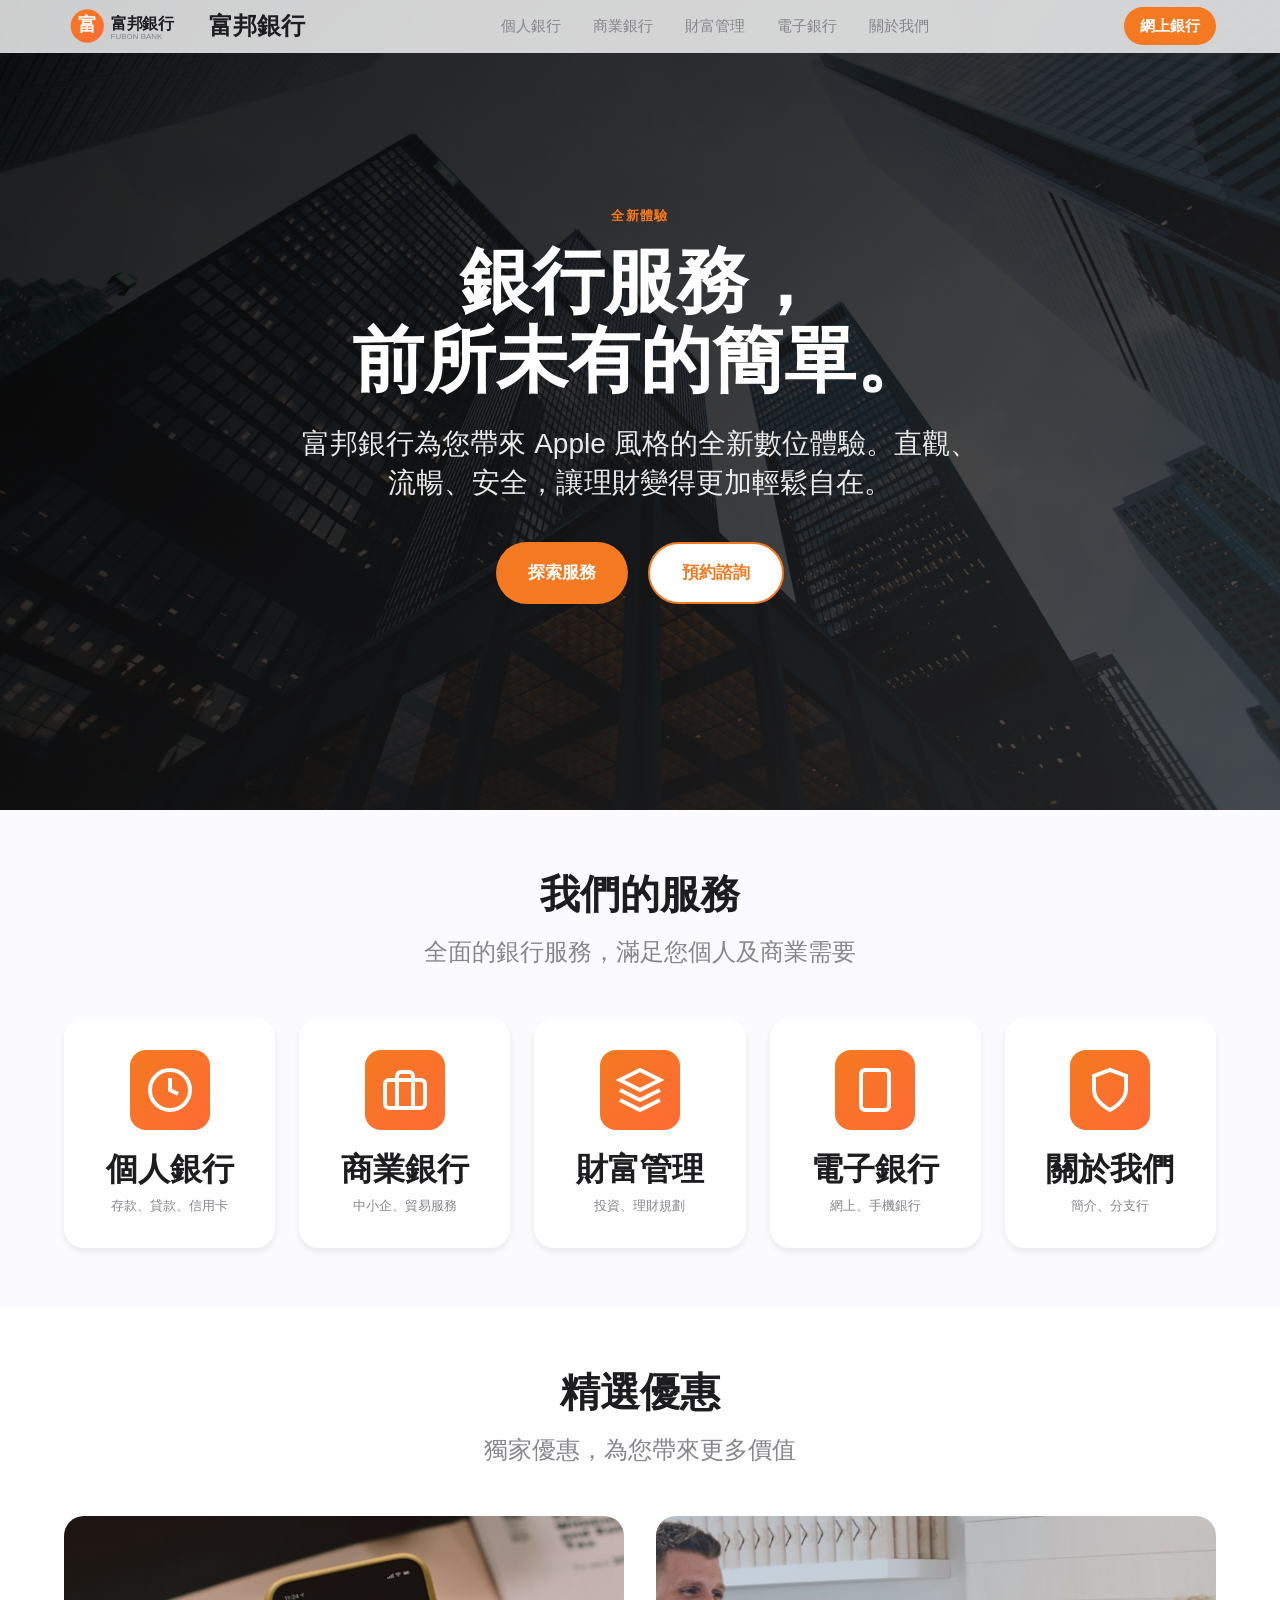
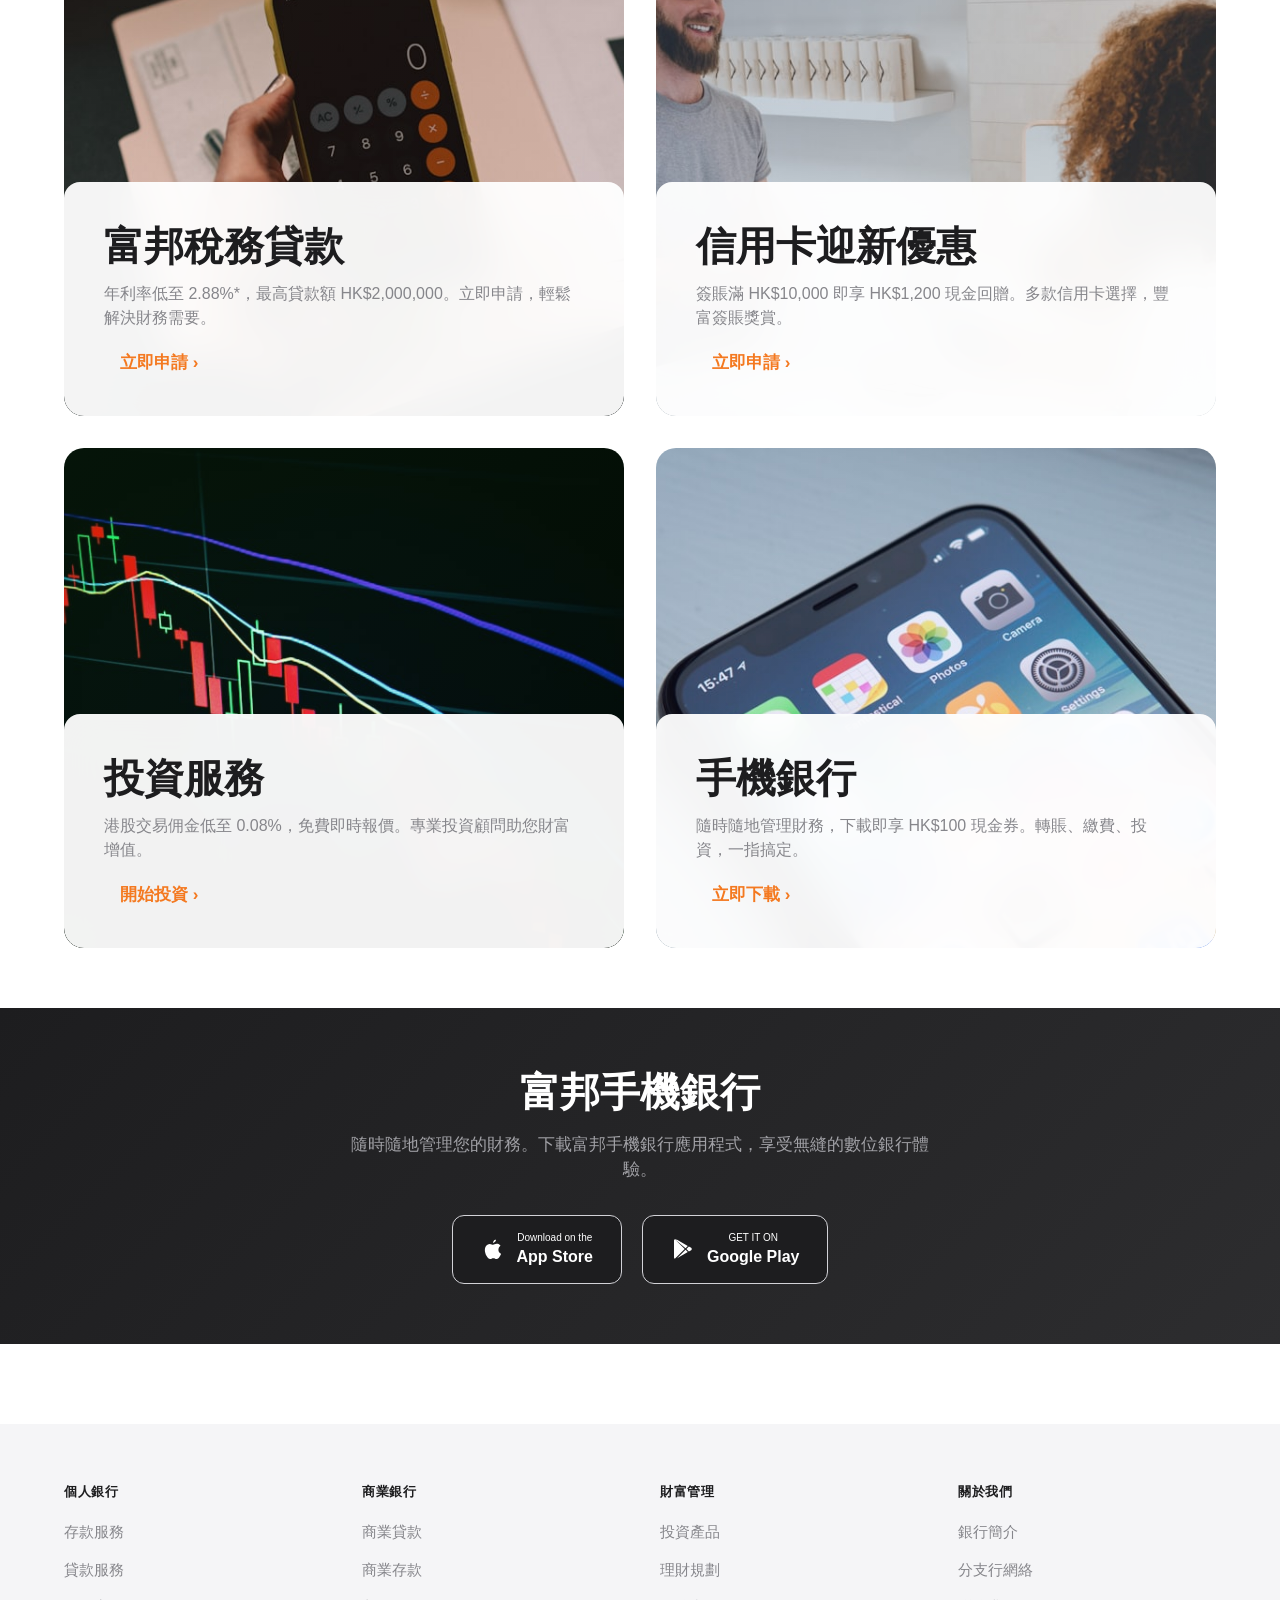
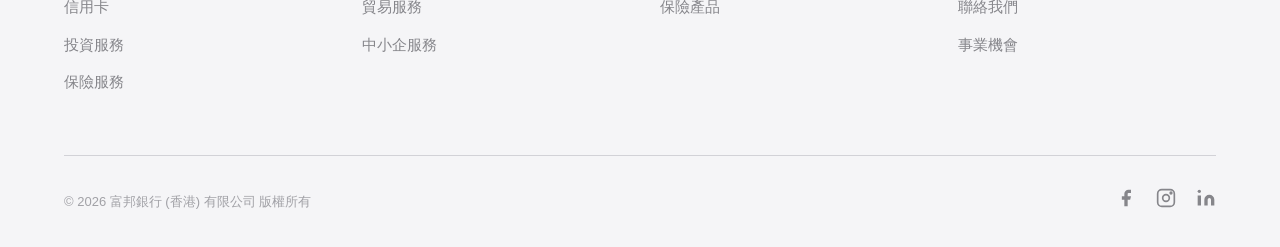
<file: index.html>
<!DOCTYPE html>
<html lang="zh-HK">
<head>
  <meta charset="UTF-8">
  <meta name="viewport" content="width=device-width, initial-scale=1.0">
  <title>富邦銀行 | Fubon Bank - 個人銀行、商業銀行、財富管理</title>
  <meta name="description" content="富邦銀行 (香港) 提供全面的個人銀行、商業銀行、財富管理服務。Apple 風格全新設計體驗。">
  <meta name="keywords" content="富邦銀行，銀行服務，理財，貸款，信用卡，投資，保險，香港銀行">
  
  <!-- Open Graph -->
  <meta property="og:title" content="富邦銀行 | Fubon Bank">
  <meta property="og:description" content="Apple 風格全新設計體驗，為您提供卓越的銀行服務">
  <meta property="og:type" content="website">
  <meta property="og:url" content="https://www.fubonbank.com.hk/">
  <meta property="og:image" content="images/og-image.jpg">
  
  <!-- Favicon -->
  <link rel="icon" type="image/svg+xml" href="images/logo/fubon-logo.svg">
  
  <!-- Stylesheets -->
  <link rel="stylesheet" href="css/main.css">
  
  <style>
    /* 首頁特定樣式 */
    .hero-section {
      position: relative;
      min-height: 90vh;
      display: flex;
      align-items: center;
      justify-content: center;
      background: linear-gradient(135deg, #1D1D1F 0%, #4A4A4C 100%);
      overflow: hidden;
    }
    
    .hero-background {
      position: absolute;
      inset: 0;
      opacity: 0.3;
    }
    
    .hero-background img {
      width: 100%;
      height: 100%;
      object-fit: cover;
    }
    
    .hero-overlay {
      position: absolute;
      inset: 0;
      background: linear-gradient(135deg, rgba(0,0,0,0.7) 0%, rgba(0,0,0,0.3) 100%);
    }
    
    .hero-content {
      position: relative;
      z-index: 1;
      max-width: 900px;
      margin: 0 auto;
      padding: var(--spacing-15);
      text-align: center;
      color: var(--white);
    }
    
    .hero-eyebrow {
      font-size: var(--font-footnote);
      font-weight: var(--font-weight-semibold);
      color: var(--fubon-orange);
      margin-bottom: var(--spacing-4);
      letter-spacing: 0.1em;
    }
    
    .hero-title {
      font-size: clamp(48px, 8vw, 72px);
      font-weight: var(--font-weight-bold);
      line-height: 1.1;
      margin-bottom: var(--spacing-6);
    }
    
    .hero-subtitle {
      font-size: clamp(20px, 3vw, 28px);
      font-weight: var(--font-weight-regular);
      color: rgba(255, 255, 255, 0.9);
      max-width: 700px;
      margin: 0 auto var(--spacing-10);
      line-height: 1.4;
    }
    
    .hero-cta {
      display: flex;
      gap: var(--spacing-5);
      justify-content: center;
      flex-wrap: wrap;
    }
    
    /* 服務導航 */
    .services-nav {
      padding: var(--spacing-15) 0;
      background: var(--gray-light);
    }
    
    .services-grid {
      display: grid;
      grid-template-columns: repeat(5, 1fr);
      gap: var(--spacing-6);
      margin-top: var(--spacing-12);
    }
    
    .service-nav-item {
      text-align: center;
      padding: var(--spacing-8);
      border-radius: var(--radius-2xl);
      background: var(--white);
      box-shadow: var(--shadow-md);
      transition: all var(--transition-normal);
      text-decoration: none;
      color: var(--black);
      display: block;
    }
    
    .service-nav-item:hover {
      transform: translateY(-8px);
      box-shadow: var(--shadow-xl);
    }
    
    .service-nav-icon {
      width: 80px;
      height: 80px;
      margin: 0 auto var(--spacing-5);
      border-radius: var(--radius-xl);
      background: linear-gradient(135deg, var(--fubon-orange) 0%, #FF6B35 100%);
      display: flex;
      align-items: center;
      justify-content: center;
      color: var(--white);
    }
    
    .service-nav-icon svg {
      width: 48px;
      height: 48px;
    }
    
    .service-nav-title {
      font-size: var(--font-title-3);
      font-weight: var(--font-weight-semibold);
      margin-bottom: var(--spacing-2);
    }
    
    .service-nav-text {
      font-size: var(--font-footnote);
      color: var(--gray-primary);
    }
    
    /* 推廣專區 */
    .promo-section {
      padding: var(--spacing-15) 0;
    }
    
    .promo-grid {
      display: grid;
      grid-template-columns: repeat(2, 1fr);
      gap: var(--spacing-8);
      margin-top: var(--spacing-12);
    }
    
    .promo-card {
      position: relative;
      border-radius: var(--radius-2xl);
      overflow: hidden;
      min-height: 500px;
      display: flex;
      align-items: flex-end;
      background-size: cover;
      background-position: center;
      transition: transform var(--transition-normal);
    }
    
    .promo-card:hover {
      transform: scale(1.02);
    }
    
    .promo-card-content {
      background: rgba(255, 255, 255, 0.95);
      backdrop-filter: blur(20px);
      border-radius: var(--radius-xl) var(--radius-xl) 0 0;
      padding: var(--spacing-10);
      width: 100%;
    }
    
    .promo-card-title {
      font-size: var(--font-title-2);
      font-weight: var(--font-weight-bold);
      margin-bottom: var(--spacing-3);
      color: var(--black);
    }
    
    .promo-card-text {
      font-size: var(--font-callout);
      color: var(--gray-primary);
      margin-bottom: var(--spacing-5);
    }
    
    /* 手機銀行下載 */
    .app-download {
      background: linear-gradient(135deg, #1D1D1F 0%, #2D2D2F 100%);
      color: var(--white);
      padding: var(--spacing-15) 0;
      text-align: center;
    }
    
    .app-download p {
      color: var(--gray-secondary);
      max-width: 600px;
      margin: 0 auto var(--spacing-8);
    }
    
    .app-buttons {
      display: flex;
      align-items: center;
      justify-content: center;
      gap: var(--spacing-5);
      flex-wrap: wrap;
    }
    
    .app-btn {
      background: var(--black);
      color: var(--white);
      padding: 14px 28px;
      border-radius: var(--radius-lg);
      display: flex;
      align-items: center;
      gap: var(--spacing-3);
      transition: all var(--transition-fast);
      border: 1px solid var(--gray-tertiary);
      text-decoration: none;
    }
    
    .app-btn:hover {
      background: var(--gray-primary);
      transform: scale(1.05);
    }
    
    .app-btn svg {
      width: 24px;
      height: 24px;
    }
    
    /* 響應式 */
    @media (max-width: 1023px) {
      .services-grid {
        grid-template-columns: repeat(3, 1fr);
      }
      
      .promo-grid {
        grid-template-columns: 1fr;
      }
    }
    
    @media (max-width: 734px) {
      .services-grid {
        grid-template-columns: repeat(2, 1fr);
      }
      
      .hero-cta {
        flex-direction: column;
        align-items: stretch;
      }
      
      .hero-cta .btn {
        justify-content: center;
      }
      
      .app-buttons {
        flex-direction: column;
        align-items: stretch;
      }
      
      .app-btn {
        justify-content: center;
      }
    }
  </style>
</head>
<body>
  <!-- 導航欄 -->
  <nav class="navbar">
    <div class="navbar-content">
      <a href="/" class="navbar-logo">
        <img src="images/logo/fubon-logo.svg" alt="富邦銀行" height="40">
        <span>富邦銀行</span>
      </a>
      
      <div class="navbar-menu">
        <a href="pages/personal/index.html" class="navbar-link">個人銀行</a>
        <a href="pages/commercial/index.html" class="navbar-link">商業銀行</a>
        <a href="pages/wealth/index.html" class="navbar-link">財富管理</a>
        <a href="pages/ebanking/index.html" class="navbar-link">電子銀行</a>
        <a href="pages/about/index.html" class="navbar-link">關於我們</a>
      </div>
      
      <div class="navbar-actions">
        <a href="#" class="btn btn-primary btn-small">網上銀行</a>
        <button class="navbar-toggle" aria-label="選單">
          <span></span>
          <span></span>
          <span></span>
        </button>
      </div>
    </div>
  </nav>

  <!-- 英雄區塊 -->
  <section class="hero-section">
    <div class="hero-background">
      <img src="images/hero/bank-building.jpg" alt="富邦銀行大樓" loading="lazy">
    </div>
    <div class="hero-overlay"></div>
    <div class="hero-content">
      <p class="hero-eyebrow">全新體驗</p>
      <h1 class="hero-title">銀行服務，<br>前所未有的簡單。</h1>
      <p class="hero-subtitle">富邦銀行為您帶來 Apple 風格的全新數位體驗。直觀、流暢、安全，讓理財變得更加輕鬆自在。</p>
      <div class="hero-cta">
        <a href="pages/personal/index.html" class="btn btn-primary btn-large">探索服務</a>
        <a href="#" class="btn btn-secondary btn-large">預約諮詢</a>
      </div>
    </div>
  </section>

  <!-- 服務導航 -->
  <section class="services-nav">
    <div class="container">
      <h2 class="section-title" style="text-align: center; margin-bottom: var(--spacing-4);">我們的服務</h2>
      <p class="section-subtitle" style="text-align: center; max-width: 600px; margin: 0 auto;">全面的銀行服務，滿足您個人及商業需要</p>
      
      <div class="services-grid">
        <a href="pages/personal/index.html" class="service-nav-item">
          <div class="service-nav-icon">
            <svg viewBox="0 0 24 24" fill="none" stroke="currentColor" stroke-width="2">
              <circle cx="12" cy="12" r="10"/>
              <path d="M12 6v6l4 2"/>
            </svg>
          </div>
          <h3 class="service-nav-title">個人銀行</h3>
          <p class="service-nav-text">存款、貸款、信用卡</p>
        </a>
        
        <a href="pages/commercial/index.html" class="service-nav-item">
          <div class="service-nav-icon">
            <svg viewBox="0 0 24 24" fill="none" stroke="currentColor" stroke-width="2">
              <rect x="2" y="7" width="20" height="14" rx="2"/>
              <path d="M16 21V5a2 2 0 0 0-2-2h-4a2 2 0 0 0-2 2v16"/>
            </svg>
          </div>
          <h3 class="service-nav-title">商業銀行</h3>
          <p class="service-nav-text">中小企、貿易服務</p>
        </a>
        
        <a href="pages/wealth/index.html" class="service-nav-item">
          <div class="service-nav-icon">
            <svg viewBox="0 0 24 24" fill="none" stroke="currentColor" stroke-width="2">
              <path d="M12 2L2 7l10 5 10-5-10-5z"/>
              <path d="M2 17l10 5 10-5"/>
              <path d="M2 12l10 5 10-5"/>
            </svg>
          </div>
          <h3 class="service-nav-title">財富管理</h3>
          <p class="service-nav-text">投資、理財規劃</p>
        </a>
        
        <a href="pages/ebanking/index.html" class="service-nav-item">
          <div class="service-nav-icon">
            <svg viewBox="0 0 24 24" fill="none" stroke="currentColor" stroke-width="2">
              <rect x="5" y="2" width="14" height="20" rx="2"/>
              <line x1="12" y1="18" x2="12.01" y2="18"/>
            </svg>
          </div>
          <h3 class="service-nav-title">電子銀行</h3>
          <p class="service-nav-text">網上、手機銀行</p>
        </a>
        
        <a href="pages/about/index.html" class="service-nav-item">
          <div class="service-nav-icon">
            <svg viewBox="0 0 24 24" fill="none" stroke="currentColor" stroke-width="2">
              <path d="M12 22s8-4 8-10V5l-8-3-8 3v7c0 6 8 10 8 10z"/>
            </svg>
          </div>
          <h3 class="service-nav-title">關於我們</h3>
          <p class="service-nav-text">簡介、分支行</p>
        </a>
      </div>
    </div>
  </section>

  <!-- 推廣專區 -->
  <section class="promo-section">
    <div class="container">
      <h2 class="section-title" style="text-align: center; margin-bottom: var(--spacing-4);">精選優惠</h2>
      <p class="section-subtitle" style="text-align: center; max-width: 600px; margin: 0 auto;">獨家優惠，為您帶來更多價值</p>
      
      <div class="promo-grid">
        <div class="promo-card" style="background-image: linear-gradient(135deg, rgba(244,121,32,0.1) 0%, rgba(244,121,32,0.05) 100%), url('images/products/tax-loan.jpg');">
          <div class="promo-card-content">
            <h3 class="promo-card-title">富邦稅務貸款</h3>
            <p class="promo-card-text">年利率低至 2.88%*，最高貸款額 HK$2,000,000。立即申請，輕鬆解決財務需要。</p>
            <a href="pages/personal/loans/" class="btn-link">立即申請 ›</a>
          </div>
        </div>
        
        <div class="promo-card" style="background-image: linear-gradient(135deg, rgba(0,122,255,0.1) 0%, rgba(90,200,250,0.05) 100%), url('images/products/credit-card.jpg');">
          <div class="promo-card-content">
            <h3 class="promo-card-title">信用卡迎新優惠</h3>
            <p class="promo-card-text">簽賬滿 HK$10,000 即享 HK$1,200 現金回贈。多款信用卡選擇，豐富簽賬獎賞。</p>
            <a href="pages/personal/cards/" class="btn-link">立即申請 ›</a>
          </div>
        </div>
        
        <div class="promo-card" style="background-image: linear-gradient(135deg, rgba(52,199,89,0.1) 0%, rgba(48,209,88,0.05) 100%), url('images/products/investment.jpg');">
          <div class="promo-card-content">
            <h3 class="promo-card-title">投資服務</h3>
            <p class="promo-card-text">港股交易佣金低至 0.08%，免費即時報價。專業投資顧問助您財富增值。</p>
            <a href="pages/personal/investments/" class="btn-link">開始投資 ›</a>
          </div>
        </div>
        
        <div class="promo-card" style="background-image: linear-gradient(135deg, rgba(88,86,214,0.1) 0%, rgba(175,82,222,0.05) 100%), url('images/products/mobile-banking.jpg');">
          <div class="promo-card-content">
            <h3 class="promo-card-title">手機銀行</h3>
            <p class="promo-card-text">隨時隨地管理財務，下載即享 HK$100 現金券。轉賬、繳費、投資，一指搞定。</p>
            <a href="pages/ebanking/index.html" class="btn-link">立即下載 ›</a>
          </div>
        </div>
      </div>
    </div>
  </section>

  <!-- 手機銀行下載 -->
  <section class="app-download">
    <div class="container">
      <h2 class="section-title" style="color: white;">富邦手機銀行</h2>
      <p>隨時隨地管理您的財務。下載富邦手機銀行應用程式，享受無縫的數位銀行體驗。</p>
      <div class="app-buttons">
        <a href="#" class="app-btn">
          <svg viewBox="0 0 24 24" fill="currentColor">
            <path d="M18.71 19.5c-.83 1.24-1.71 2.45-3.05 2.47-1.34.03-1.77-.79-3.29-.79-1.53 0-2 .77-3.27.82-1.31.05-2.3-1.32-3.14-2.53C4.25 17 2.94 12.45 4.7 9.39c.87-1.52 2.43-2.48 4.12-2.51 1.28-.02 2.5.87 3.29.87.78 0 2.26-1.07 3.81-.91.65.03 2.47.26 3.64 1.98-.09.06-2.17 1.28-2.15 3.81.03 3.02 2.65 4.03 2.68 4.04-.03.07-.42 1.44-1.38 2.83M13 3.5c.73-.83 1.94-.8 1.94-.8s.16 1.09-.83 2.15c-.96 1.03-2.06 1.06-2.06 1.06s-.2-1.21.95-2.41z"/>
          </svg>
          <div>
            <div style="font-size: 10px;">Download on the</div>
            <div style="font-size: 16px; font-weight: 600;">App Store</div>
          </div>
        </a>
        <a href="#" class="app-btn">
          <svg viewBox="0 0 24 24" fill="currentColor">
            <path d="M3,20.5V3.5C3,2.91 3.34,2.39 3.84,2.15L13.69,12L3.84,21.85C3.34,21.6 3,21.09 3,20.5M16.81,15.12L6.05,21.34L14.54,12.85L16.81,15.12M20.16,10.81C20.5,11.08 20.75,11.5 20.75,12C20.75,12.5 20.53,12.9 20.18,13.18L17.89,14.5L15.39,12L17.89,9.5L20.16,10.81M6.05,2.66L16.81,8.88L14.54,11.15L3.84,2.15C3.84,2.15 6.05,2.66 6.05,2.66Z"/>
          </svg>
          <div>
            <div style="font-size: 10px;">GET IT ON</div>
            <div style="font-size: 16px; font-weight: 600;">Google Play</div>
          </div>
        </a>
      </div>
    </div>
  </section>

  <!-- 頁尾 -->
  <footer class="footer">
    <div class="container">
      <div class="footer-grid">
        <div class="footer-section">
          <h4>個人銀行</h4>
          <ul class="footer-links">
            <li><a href="pages/personal/deposits/">存款服務</a></li>
            <li><a href="pages/personal/loans/">貸款服務</a></li>
            <li><a href="pages/personal/cards/">信用卡</a></li>
            <li><a href="pages/personal/investments/">投資服務</a></li>
            <li><a href="pages/personal/insurance/">保險服務</a></li>
          </ul>
        </div>
        
        <div class="footer-section">
          <h4>商業銀行</h4>
          <ul class="footer-links">
            <li><a href="pages/commercial/index.html">商業貸款</a></li>
            <li><a href="pages/commercial/index.html">商業存款</a></li>
            <li><a href="pages/commercial/index.html">貿易服務</a></li>
            <li><a href="pages/commercial/index.html">中小企服務</a></li>
          </ul>
        </div>
        
        <div class="footer-section">
          <h4>財富管理</h4>
          <ul class="footer-links">
            <li><a href="pages/wealth/index.html">投資產品</a></li>
            <li><a href="pages/wealth/index.html">理財規劃</a></li>
            <li><a href="pages/wealth/index.html">保險產品</a></li>
          </ul>
        </div>
        
        <div class="footer-section">
          <h4>關於我們</h4>
          <ul class="footer-links">
            <li><a href="pages/about/index.html">銀行簡介</a></li>
            <li><a href="pages/about/index.html">分支行網絡</a></li>
            <li><a href="pages/about/index.html">聯絡我們</a></li>
            <li><a href="pages/about/index.html">事業機會</a></li>
          </ul>
        </div>
      </div>
      
      <div class="footer-bottom">
        <p class="footer-copyright">© 2026 富邦銀行 (香港) 有限公司 版權所有</p>
        <div class="footer-social">
          <a href="#" aria-label="Facebook">
            <svg width="20" height="20" viewBox="0 0 24 24" fill="currentColor">
              <path d="M18 2h-3a5 5 0 0 0-5 5v3H7v4h3v8h4v-8h3l1-4h-4V7a1 1 0 0 1 1-1h3z"/>
            </svg>
          </a>
          <a href="#" aria-label="Instagram">
            <svg width="20" height="20" viewBox="0 0 24 24" fill="none" stroke="currentColor" stroke-width="2">
              <rect x="2" y="2" width="20" height="20" rx="5"/>
              <circle cx="12" cy="12" r="4"/>
              <circle cx="18" cy="6" r="1" fill="currentColor"/>
            </svg>
          </a>
          <a href="#" aria-label="LinkedIn">
            <svg width="20" height="20" viewBox="0 0 24 24" fill="currentColor">
              <path d="M16 8a6 6 0 0 1 6 6v7h-4v-7a2 2 0 0 0-2-2 2 2 0 0 0-2 2v7h-4v-7a6 6 0 0 1 6-6z"/>
              <rect x="2" y="9" width="4" height="12"/>
              <circle cx="4" cy="4" r="2"/>
            </svg>
          </a>
        </div>
      </div>
    </div>
  </footer>

  <script src="js/main.js"></script>
</body>
</html>
</file>
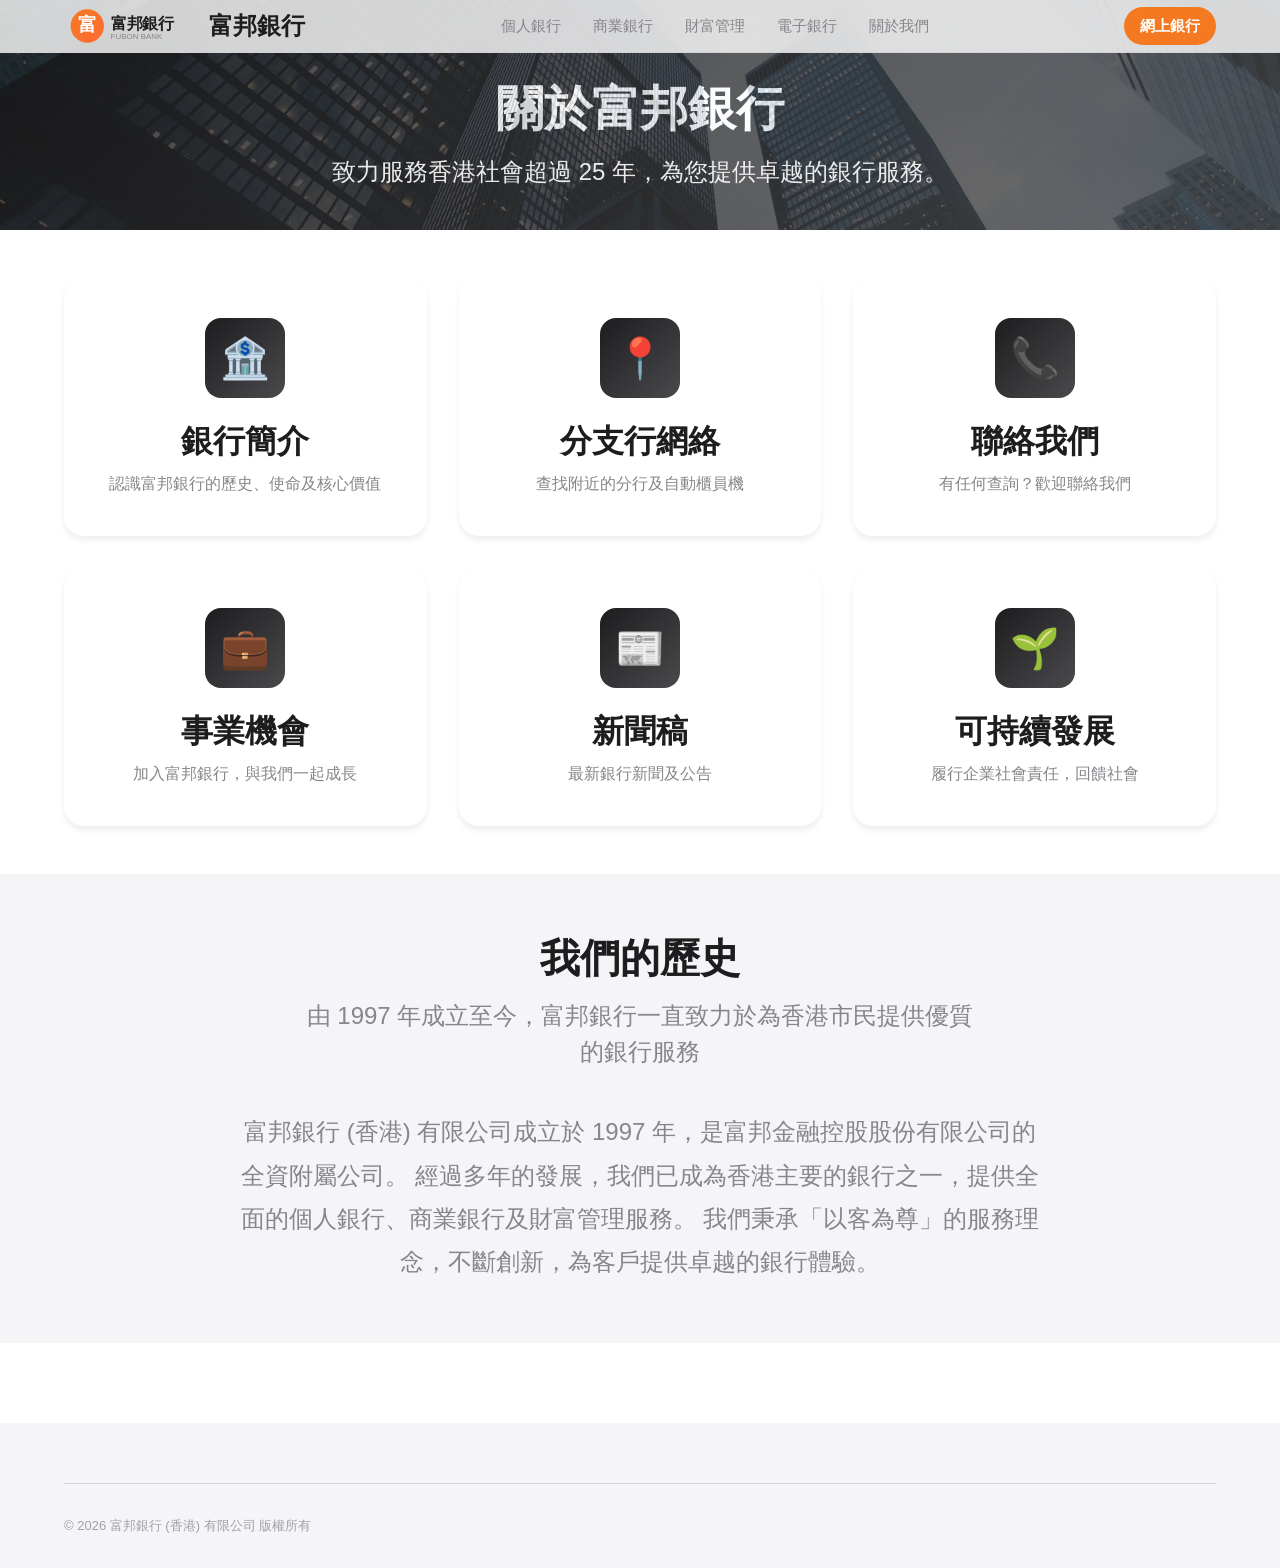
<file: pages/about/index.html>
<!DOCTYPE html>
<html lang="zh-HK">
<head>
  <meta charset="UTF-8">
  <meta name="viewport" content="width=device-width, initial-scale=1.0">
  <title>關於我們 | 富邦銀行</title>
  <meta name="description" content="認識富邦銀行 - 銀行簡介、分支行網絡、聯絡我們">
  <link rel="stylesheet" href="../../css/main.css">
  <style>
    .page-header { position: relative; padding: var(--spacing-20) 0 var(--spacing-10); background: linear-gradient(135deg, #1D1D1F 0%, #4A4A4C 100%); color: var(--white); text-align: center; overflow: hidden; }
    .page-header-bg { position: absolute; inset: 0; opacity: 0.2; }
    .page-header-bg img { width: 100%; height: 100%; object-fit: cover; }
    .page-header .page-title { font-size: var(--font-title-1); margin-bottom: var(--spacing-4); }
    .page-header .page-subtitle { font-size: var(--font-headline); opacity: 0.9; max-width: 700px; margin: 0 auto; }
    .nav-grid { display: grid; grid-template-columns: repeat(3, 1fr); gap: var(--spacing-8); padding: var(--spacing-12) 0; }
    .nav-card { background: var(--white); border-radius: var(--radius-2xl); padding: var(--spacing-10); box-shadow: var(--shadow-md); transition: all var(--transition-normal); text-decoration: none; color: var(--black); display: block; text-align: center; }
    .nav-card:hover { transform: translateY(-8px); box-shadow: var(--shadow-xl); }
    .nav-icon { width: 80px; height: 80px; margin: 0 auto var(--spacing-6); border-radius: var(--radius-xl); background: linear-gradient(135deg, #1D1D1F 0%, #4A4A4C 100%); display: flex; align-items: center; justify-content: center; font-size: 40px; }
    .nav-title { font-size: var(--font-title-3); font-weight: var(--font-weight-bold); margin-bottom: var(--spacing-3); }
    .nav-desc { font-size: var(--font-callout); color: var(--gray-primary); }
    .story-section { background: var(--gray-quaternary); padding: var(--spacing-15) 0; }
    @media (max-width: 1023px) { .nav-grid { grid-template-columns: repeat(2, 1fr); } }
    @media (max-width: 734px) { .nav-grid { grid-template-columns: 1fr; } }
  </style>
</head>
<body>
  <nav class="navbar">
    <div class="navbar-content">
      <a href="../../../" class="navbar-logo">
        <img src="../../../images/logo/fubon-logo.svg" alt="富邦銀行" height="40">
        <span>富邦銀行</span>
      </a>
      <div class="navbar-menu">
        <a href="../personal/" class="navbar-link">個人銀行</a>
        <a href="../commercial/" class="navbar-link">商業銀行</a>
        <a href="../wealth/" class="navbar-link">財富管理</a>
        <a href="../ebanking/" class="navbar-link">電子銀行</a>
        <a href="../" class="navbar-link" class="navbar-link active">關於我們</a>
      </div>
      <div class="navbar-actions">
        <a href="#" class="btn btn-primary btn-small">網上銀行</a>
        <button class="navbar-toggle" aria-label="選單"><span></span><span></span><span></span></button>
      </div>
    </div>
  </nav>

  <header class="page-header">
    <div class="page-header-bg">
      <img src="../../../images/hero/bank-building.jpg" alt="關於我們" loading="lazy">
    </div>
    <div class="container">
      <h1 class="page-title">關於富邦銀行</h1>
      <p class="page-subtitle">致力服務香港社會超過 25 年，為您提供卓越的銀行服務。</p>
    </div>
  </header>

  <section class="section">
    <div class="container">
      <div class="nav-grid">
        <a href="#" class="nav-card">
          <div class="nav-icon">🏦</div>
          <h3 class="nav-title">銀行簡介</h3>
          <p class="nav-desc">認識富邦銀行的歷史、使命及核心價值</p>
        </a>
        <a href="#" class="nav-card">
          <div class="nav-icon">📍</div>
          <h3 class="nav-title">分支行網絡</h3>
          <p class="nav-desc">查找附近的分行及自動櫃員機</p>
        </a>
        <a href="#" class="nav-card">
          <div class="nav-icon">📞</div>
          <h3 class="nav-title">聯絡我們</h3>
          <p class="nav-desc">有任何查詢？歡迎聯絡我們</p>
        </a>
        <a href="#" class="nav-card">
          <div class="nav-icon">💼</div>
          <h3 class="nav-title">事業機會</h3>
          <p class="nav-desc">加入富邦銀行，與我們一起成長</p>
        </a>
        <a href="#" class="nav-card">
          <div class="nav-icon">📰</div>
          <h3 class="nav-title">新聞稿</h3>
          <p class="nav-desc">最新銀行新聞及公告</p>
        </a>
        <a href="#" class="nav-card">
          <div class="nav-icon">🌱</div>
          <h3 class="nav-title">可持續發展</h3>
          <p class="nav-desc">履行企業社會責任，回饋社會</p>
        </a>
      </div>
    </div>
  </section>

  <section class="story-section">
    <div class="container">
      <div class="section-header" style="text-align:center;margin-bottom:var(--spacing-10)">
        <h2 class="section-title">我們的歷史</h2>
        <p class="section-subtitle">由 1997 年成立至今，富邦銀行一直致力於為香港市民提供優質的銀行服務</p>
      </div>
      <div style="max-width:800px;margin:0 auto;text-align:center">
        <p style="font-size:var(--font-headline);color:var(--gray-primary);line-height:1.8">
          富邦銀行 (香港) 有限公司成立於 1997 年，是富邦金融控股股份有限公司的全資附屬公司。
          經過多年的發展，我們已成為香港主要的銀行之一，提供全面的個人銀行、商業銀行及財富管理服務。
          我們秉承「以客為尊」的服務理念，不斷創新，為客戶提供卓越的銀行體驗。
        </p>
      </div>
    </div>
  </section>

  <footer class="footer">
    <div class="container">
      <div class="footer-bottom">
        <p class="footer-copyright">© 2026 富邦銀行 (香港) 有限公司 版權所有</p>
      </div>
    </div>
  </footer>
  <script src="../../../js/main.js"></script>
</body>
</html>
</file>
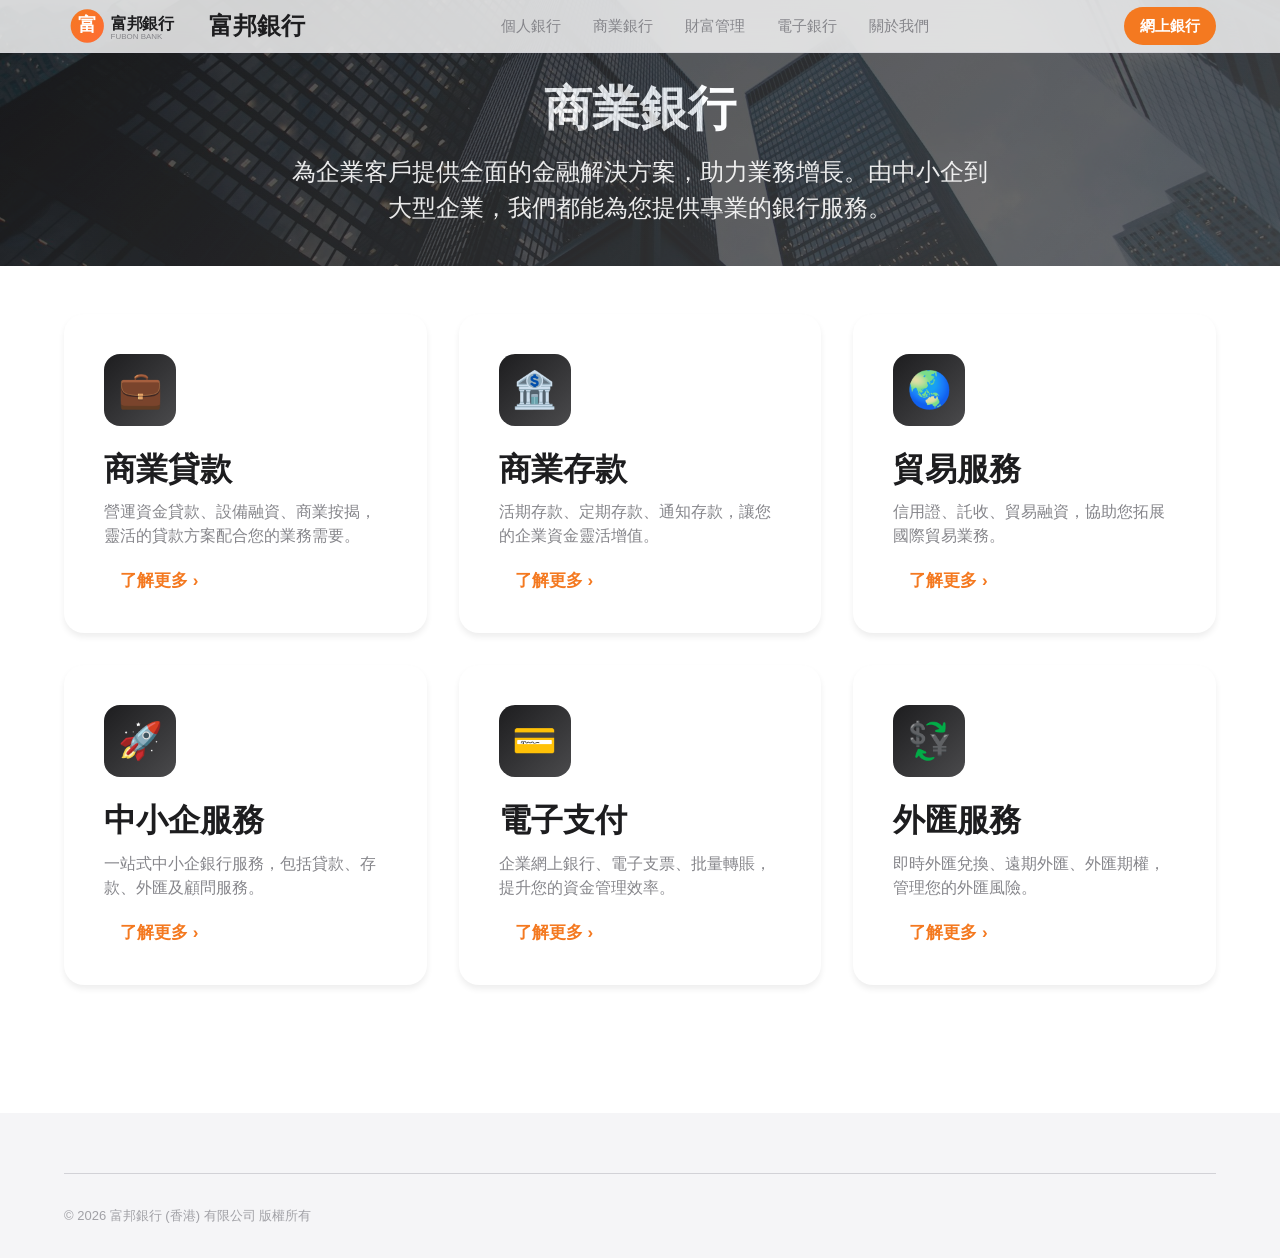
<file: pages/commercial/index.html>
<!DOCTYPE html>
<html lang="zh-HK">
<head>
  <meta charset="UTF-8">
  <meta name="viewport" content="width=device-width, initial-scale=1.0">
  <title>商業銀行 | 富邦銀行</title>
  <meta name="description" content="富邦銀行商業銀行服務 - 商業貸款、貿易融資、中小企服務">
  <link rel="stylesheet" href="../../css/main.css">
  <style>
    .page-header {
      position: relative;
      padding: var(--spacing-20) 0 var(--spacing-10);
      background: linear-gradient(135deg, #1D1D1F 0%, #4A4A4C 100%);
      color: var(--white);
      text-align: center;
      overflow: hidden;
    }
    .page-header-bg { position: absolute; inset: 0; opacity: 0.2; }
    .page-header-bg img { width: 100%; height: 100%; object-fit: cover; }
    .page-header .page-title { font-size: var(--font-title-1); margin-bottom: var(--spacing-4); }
    .page-header .page-subtitle { font-size: var(--font-headline); opacity: 0.9; max-width: 700px; margin: 0 auto; }
    .category-grid { display: grid; grid-template-columns: repeat(3, 1fr); gap: var(--spacing-8); padding: var(--spacing-12) 0; }
    .category-card { background: var(--white); border-radius: var(--radius-2xl); padding: var(--spacing-10); box-shadow: var(--shadow-md); transition: all var(--transition-normal); text-decoration: none; color: var(--black); display: block; }
    .category-card:hover { transform: translateY(-8px); box-shadow: var(--shadow-xl); }
    .category-icon { width: 72px; height: 72px; border-radius: var(--radius-xl); background: linear-gradient(135deg, #1D1D1F 0%, #4A4A4C 100%); display: flex; align-items: center; justify-content: center; font-size: 36px; margin-bottom: var(--spacing-6); color: white; }
    .category-title { font-size: var(--font-title-3); font-weight: var(--font-weight-semibold); margin-bottom: var(--spacing-3); }
    .category-desc { font-size: var(--font-callout); color: var(--gray-primary); margin-bottom: var(--spacing-5); }
    @media (max-width: 1023px) { .category-grid { grid-template-columns: repeat(2, 1fr); } }
    @media (max-width: 734px) { .category-grid { grid-template-columns: 1fr; } }
  </style>
</head>
<body>
  <nav class="navbar">
    <div class="navbar-content">
      <a href="../../../" class="navbar-logo">
        <img src="../../../images/logo/fubon-logo.svg" alt="富邦銀行" height="40">
        <span>富邦銀行</span>
      </a>
      <div class="navbar-menu">
        <a href="../personal/" class="navbar-link">個人銀行</a>
        <a href="../" class="navbar-link" class="navbar-link active">商業銀行</a>
        <a href="../wealth/" class="navbar-link">財富管理</a>
        <a href="../ebanking/" class="navbar-link">電子銀行</a>
        <a href="../about/" class="navbar-link">關於我們</a>
      </div>
      <div class="navbar-actions">
        <a href="#" class="btn btn-primary btn-small">網上銀行</a>
        <button class="navbar-toggle" aria-label="選單"><span></span><span></span><span></span></button>
      </div>
    </div>
  </nav>

  <header class="page-header">
    <div class="page-header-bg">
      <img src="../../../images/hero/bank-building.jpg" alt="商業銀行" loading="lazy">
    </div>
    <div class="container">
      <h1 class="page-title">商業銀行</h1>
      <p class="page-subtitle">為企業客戶提供全面的金融解決方案，助力業務增長。由中小企到大型企業，我們都能為您提供專業的銀行服務。</p>
    </div>
  </header>

  <section class="section">
    <div class="container">
      <div class="category-grid">
        <a href="#" class="category-card">
          <div class="category-icon">💼</div>
          <h2 class="category-title">商業貸款</h2>
          <p class="category-desc">營運資金貸款、設備融資、商業按揭，靈活的貸款方案配合您的業務需要。</p>
          <span class="btn-link">了解更多 ›</span>
        </a>
        <a href="#" class="category-card">
          <div class="category-icon">🏦</div>
          <h2 class="category-title">商業存款</h2>
          <p class="category-desc">活期存款、定期存款、通知存款，讓您的企業資金靈活增值。</p>
          <span class="btn-link">了解更多 ›</span>
        </a>
        <a href="#" class="category-card">
          <div class="category-icon">🌏</div>
          <h2 class="category-title">貿易服務</h2>
          <p class="category-desc">信用證、託收、貿易融資，協助您拓展國際貿易業務。</p>
          <span class="btn-link">了解更多 ›</span>
        </a>
        <a href="#" class="category-card">
          <div class="category-icon">🚀</div>
          <h2 class="category-title">中小企服務</h2>
          <p class="category-desc">一站式中小企銀行服務，包括貸款、存款、外匯及顧問服務。</p>
          <span class="btn-link">了解更多 ›</span>
        </a>
        <a href="#" class="category-card">
          <div class="category-icon">💳</div>
          <h2 class="category-title">電子支付</h2>
          <p class="category-desc">企業網上銀行、電子支票、批量轉賬，提升您的資金管理效率。</p>
          <span class="btn-link">了解更多 ›</span>
        </a>
        <a href="#" class="category-card">
          <div class="category-icon">💱</div>
          <h2 class="category-title">外匯服務</h2>
          <p class="category-desc">即時外匯兌換、遠期外匯、外匯期權，管理您的外匯風險。</p>
          <span class="btn-link">了解更多 ›</span>
        </a>
      </div>
    </div>
  </section>

  <footer class="footer">
    <div class="container">
      <div class="footer-bottom">
        <p class="footer-copyright">© 2026 富邦銀行 (香港) 有限公司 版權所有</p>
      </div>
    </div>
  </footer>
  <script src="../../../js/main.js"></script>
</body>
</html>
</file>
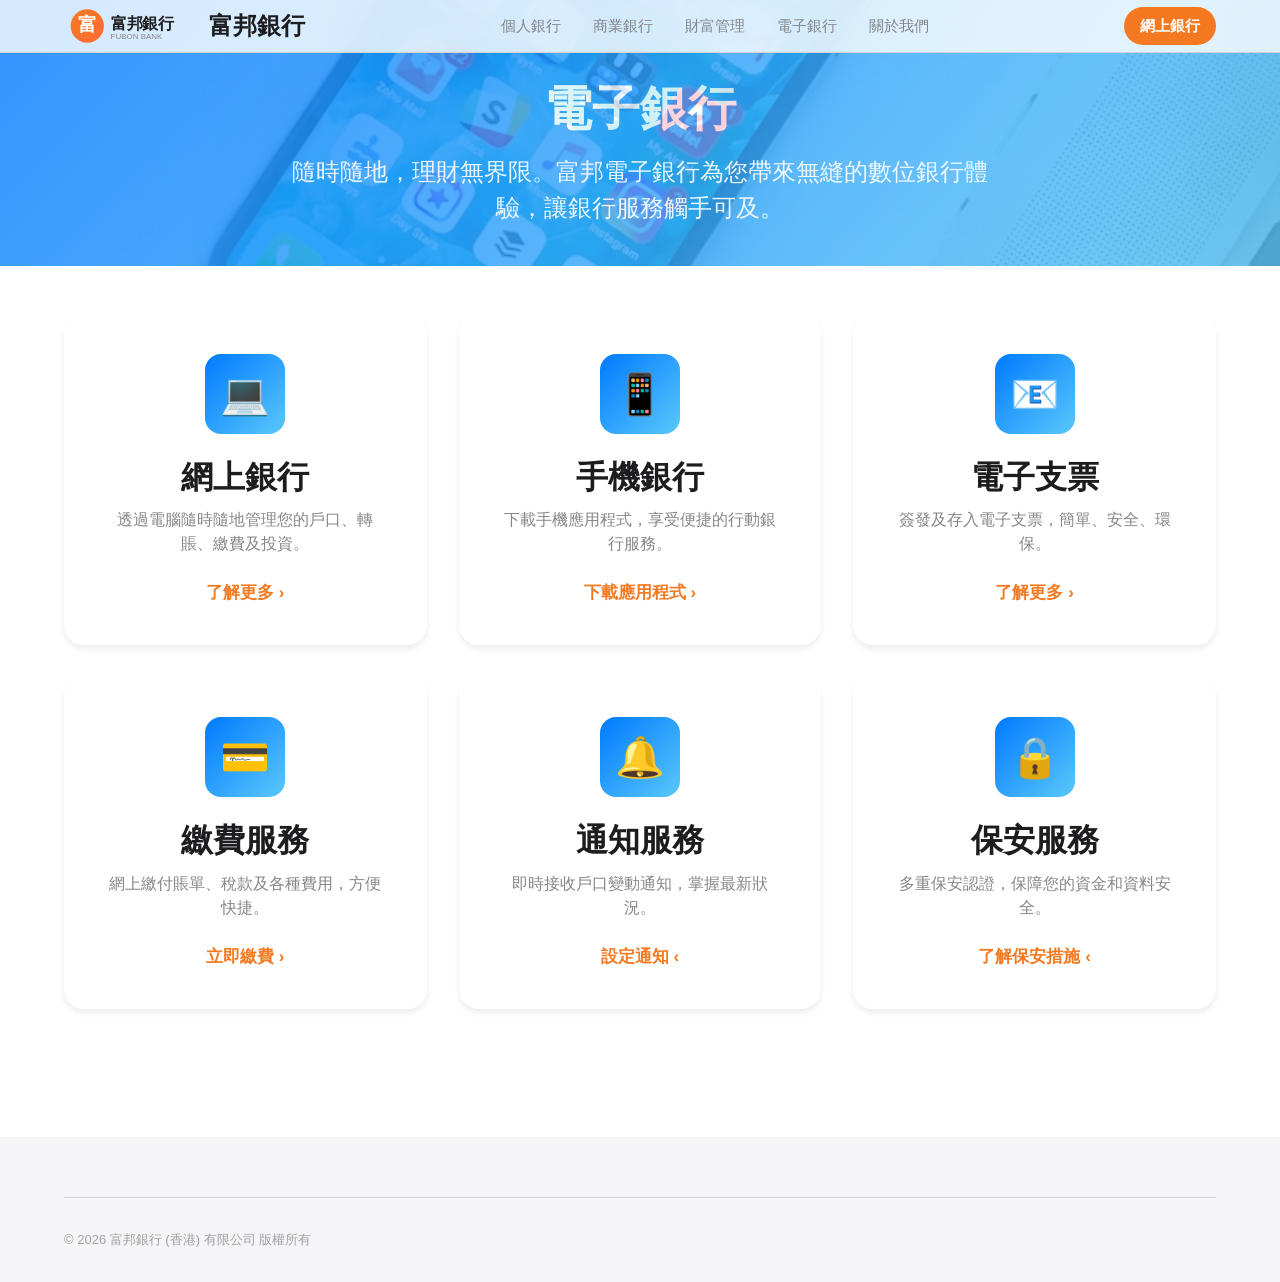
<file: pages/ebanking/index.html>
<!DOCTYPE html>
<html lang="zh-HK">
<head>
  <meta charset="UTF-8">
  <meta name="viewport" content="width=device-width, initial-scale=1.0">
  <title>電子銀行 | 富邦銀行</title>
  <meta name="description" content="富邦銀行電子銀行服務 - 網上銀行、手機銀行、電子支票、繳費服務">
  <link rel="stylesheet" href="../../css/main.css">
  <style>
    .page-header { position: relative; padding: var(--spacing-20) 0 var(--spacing-10); background: linear-gradient(135deg, #007AFF 0%, #5AC8FA 100%); color: var(--white); text-align: center; overflow: hidden; }
    .page-header-bg { position: absolute; inset: 0; opacity: 0.2; }
    .page-header-bg img { width: 100%; height: 100%; object-fit: cover; }
    .page-header .page-title { font-size: var(--font-title-1); margin-bottom: var(--spacing-4); }
    .page-header .page-subtitle { font-size: var(--font-headline); opacity: 0.9; max-width: 700px; margin: 0 auto; }
    .services-grid { display: grid; grid-template-columns: repeat(3, 1fr); gap: var(--spacing-8); padding: var(--spacing-12) 0; }
    .service-card { background: var(--white); border-radius: var(--radius-2xl); padding: var(--spacing-10); box-shadow: var(--shadow-md); text-align: center; transition: all var(--transition-normal); }
    .service-card:hover { transform: translateY(-8px); box-shadow: var(--shadow-xl); }
    .service-icon { width: 80px; height: 80px; margin: 0 auto var(--spacing-6); border-radius: var(--radius-xl); background: linear-gradient(135deg, #007AFF 0%, #5AC8FA 100%); display: flex; align-items: center; justify-content: center; font-size: 40px; }
    .service-title { font-size: var(--font-title-3); font-weight: var(--font-weight-bold); margin-bottom: var(--spacing-3); }
    .service-desc { font-size: var(--font-callout); color: var(--gray-primary); margin-bottom: var(--spacing-6); }
    @media (max-width: 1023px) { .services-grid { grid-template-columns: repeat(2, 1fr); } }
    @media (max-width: 734px) { .services-grid { grid-template-columns: 1fr; } }
  </style>
</head>
<body>
  <nav class="navbar">
    <div class="navbar-content">
      <a href="../../../" class="navbar-logo">
        <img src="../../../images/logo/fubon-logo.svg" alt="富邦銀行" height="40">
        <span>富邦銀行</span>
      </a>
      <div class="navbar-menu">
        <a href="../personal/" class="navbar-link">個人銀行</a>
        <a href="../commercial/" class="navbar-link">商業銀行</a>
        <a href="../wealth/" class="navbar-link">財富管理</a>
        <a href="../" class="navbar-link" class="navbar-link active">電子銀行</a>
        <a href="../about/" class="navbar-link">關於我們</a>
      </div>
      <div class="navbar-actions">
        <a href="#" class="btn btn-primary btn-small">網上銀行</a>
        <button class="navbar-toggle" aria-label="選單"><span></span><span></span><span></span></button>
      </div>
    </div>
  </nav>

  <header class="page-header">
    <div class="page-header-bg">
      <img src="../../../images/pages/smartphone-mockup.png" alt="電子銀行" loading="lazy">
    </div>
    <div class="container">
      <h1 class="page-title">電子銀行</h1>
      <p class="page-subtitle">隨時隨地，理財無界限。富邦電子銀行為您帶來無縫的數位銀行體驗，讓銀行服務觸手可及。</p>
    </div>
  </header>

  <section class="section">
    <div class="container">
      <div class="services-grid">
        <div class="service-card">
          <div class="service-icon">💻</div>
          <h3 class="service-title">網上銀行</h3>
          <p class="service-desc">透過電腦隨時隨地管理您的戶口、轉賬、繳費及投資。</p>
          <a href="#" class="btn-link">了解更多 ›</a>
        </div>
        <div class="service-card">
          <div class="service-icon">📱</div>
          <h3 class="service-title">手機銀行</h3>
          <p class="service-desc">下載手機應用程式，享受便捷的行動銀行服務。</p>
          <a href="#" class="btn-link">下載應用程式 ›</a>
        </div>
        <div class="service-card">
          <div class="service-icon">📧</div>
          <h3 class="service-title">電子支票</h3>
          <p class="service-desc">簽發及存入電子支票，簡單、安全、環保。</p>
          <a href="#" class="btn-link">了解更多 ›</a>
        </div>
        <div class="service-card">
          <div class="service-icon">💳</div>
          <h3 class="service-title">繳費服務</h3>
          <p class="service-desc">網上繳付賬單、稅款及各種費用，方便快捷。</p>
          <a href="#" class="btn-link">立即繳費 ›</a>
        </div>
        <div class="service-card">
          <div class="service-icon">🔔</div>
          <h3 class="service-title">通知服務</h3>
          <p class="service-desc">即時接收戶口變動通知，掌握最新狀況。</p>
          <a href="#" class="btn-link">設定通知 ‹</a>
        </div>
        <div class="service-card">
          <div class="service-icon">🔒</div>
          <h3 class="service-title">保安服務</h3>
          <p class="service-desc">多重保安認證，保障您的資金和資料安全。</p>
          <a href="#" class="btn-link">了解保安措施 ‹</a>
        </div>
      </div>
    </div>
  </section>

  <footer class="footer">
    <div class="container">
      <div class="footer-bottom">
        <p class="footer-copyright">© 2026 富邦銀行 (香港) 有限公司 版權所有</p>
      </div>
    </div>
  </footer>
  <script src="../../../js/main.js"></script>
</body>
</html>
</file>
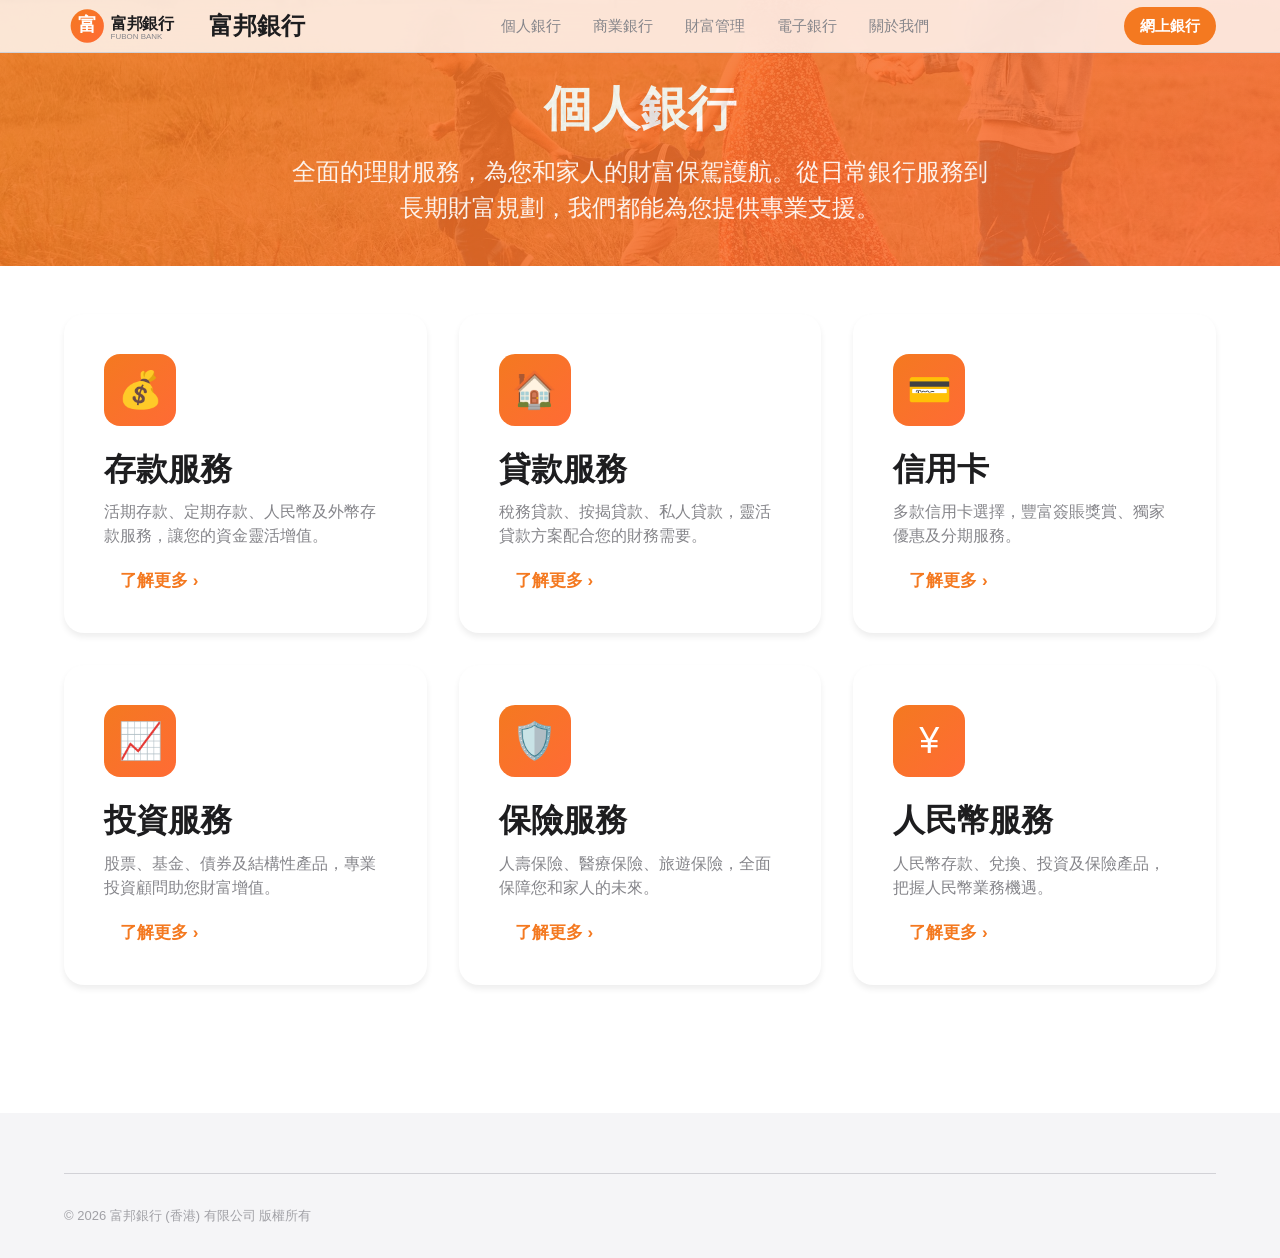
<file: pages/personal/index.html>
<!DOCTYPE html>
<html lang="zh-HK">
<head>
  <meta charset="UTF-8">
  <meta name="viewport" content="width=device-width, initial-scale=1.0">
  <title>個人銀行 | 富邦銀行</title>
  <meta name="description" content="富邦銀行個人銀行服務 - 存款、貸款、信用卡、投資、保險，全面的理財服務">
  <link rel="stylesheet" href="../../css/main.css">
  <style>
    .page-header {
      position: relative;
      padding: var(--spacing-20) 0 var(--spacing-10);
      background: linear-gradient(135deg, var(--fubon-orange) 0%, #FF6B35 100%);
      color: var(--white);
      text-align: center;
      overflow: hidden;
    }
    .page-header-bg {
      position: absolute;
      top: 0; left: 0; right: 0; bottom: 0;
      opacity: 0.15;
    }
    .page-header-bg img {
      width: 100%; height: 100%;
      object-fit: cover;
    }
    .page-header .page-title {
      font-size: var(--font-title-1);
      margin-bottom: var(--spacing-4);
    }
    .page-header .page-subtitle {
      font-size: var(--font-headline);
      opacity: 0.9;
      max-width: 700px;
      margin: 0 auto;
    }
    .category-grid {
      display: grid;
      grid-template-columns: repeat(3, 1fr);
      gap: var(--spacing-8);
      padding: var(--spacing-12) 0;
    }
    .category-card {
      background: var(--white);
      border-radius: var(--radius-2xl);
      padding: var(--spacing-10);
      box-shadow: var(--shadow-md);
      transition: all var(--transition-normal);
      text-decoration: none;
      color: var(--black);
      display: block;
    }
    .category-card:hover {
      transform: translateY(-8px);
      box-shadow: var(--shadow-xl);
    }
    .category-icon {
      width: 72px; height: 72px;
      border-radius: var(--radius-xl);
      background: linear-gradient(135deg, var(--fubon-orange) 0%, #FF6B35 100%);
      display: flex; align-items: center; justify-content: center;
      font-size: 36px; margin-bottom: var(--spacing-6);
      color: white;
    }
    .category-title {
      font-size: var(--font-title-3);
      font-weight: var(--font-weight-semibold);
      margin-bottom: var(--spacing-3);
    }
    .category-desc {
      font-size: var(--font-callout);
      color: var(--gray-primary);
      margin-bottom: var(--spacing-5);
    }
    @media (max-width: 1023px) {
      .category-grid { grid-template-columns: repeat(2, 1fr); }
    }
    @media (max-width: 734px) {
      .category-grid { grid-template-columns: 1fr; }
    }
  </style>
</head>
<body>
  <nav class="navbar">
    <div class="navbar-content">
      <a href="../../../" class="navbar-logo">
        <img src="../../../images/logo/fubon-logo.svg" alt="富邦銀行" height="40">
        <span>富邦銀行</span>
      </a>
      <div class="navbar-menu">
        <a href="../" class="navbar-link" class="navbar-link active">個人銀行</a>
        <a href="../commercial/" class="navbar-link">商業銀行</a>
        <a href="../wealth/" class="navbar-link">財富管理</a>
        <a href="../ebanking/" class="navbar-link">電子銀行</a>
        <a href="../about/" class="navbar-link">關於我們</a>
      </div>
      <div class="navbar-actions">
        <a href="#" class="btn btn-primary btn-small">網上銀行</a>
        <button class="navbar-toggle" aria-label="選單"><span></span><span></span><span></span></button>
      </div>
    </div>
  </nav>

  <header class="page-header">
    <div class="page-header-bg">
      <img src="../../../images/hero/happy-family.jpg" alt="個人銀行" loading="lazy">
    </div>
    <div class="container">
      <h1 class="page-title">個人銀行</h1>
      <p class="page-subtitle">全面的理財服務，為您和家人的財富保駕護航。從日常銀行服務到長期財富規劃，我們都能為您提供專業支援。</p>
    </div>
  </header>

  <section class="section">
    <div class="container">
      <div class="category-grid">
        <a href="deposits/" class="category-card">
          <div class="category-icon">💰</div>
          <h2 class="category-title">存款服務</h2>
          <p class="category-desc">活期存款、定期存款、人民幣及外幣存款服務，讓您的資金靈活增值。</p>
          <span class="btn-link">了解更多 ›</span>
        </a>
        
        <a href="loans/" class="category-card">
          <div class="category-icon">🏠</div>
          <h2 class="category-title">貸款服務</h2>
          <p class="category-desc">稅務貸款、按揭貸款、私人貸款，靈活貸款方案配合您的財務需要。</p>
          <span class="btn-link">了解更多 ›</span>
        </a>
        
        <a href="cards/" class="category-card">
          <div class="category-icon">💳</div>
          <h2 class="category-title">信用卡</h2>
          <p class="category-desc">多款信用卡選擇，豐富簽賬獎賞、獨家優惠及分期服務。</p>
          <span class="btn-link">了解更多 ›</span>
        </a>
        
        <a href="investments/" class="category-card">
          <div class="category-icon">📈</div>
          <h2 class="category-title">投資服務</h2>
          <p class="category-desc">股票、基金、債券及結構性產品，專業投資顧問助您財富增值。</p>
          <span class="btn-link">了解更多 ›</span>
        </a>
        
        <a href="insurance/" class="category-card">
          <div class="category-icon">🛡️</div>
          <h2 class="category-title">保險服務</h2>
          <p class="category-desc">人壽保險、醫療保險、旅遊保險，全面保障您和家人的未來。</p>
          <span class="btn-link">了解更多 ›</span>
        </a>
        
        <a href="#" class="category-card">
          <div class="category-icon">¥</div>
          <h2 class="category-title">人民幣服務</h2>
          <p class="category-desc">人民幣存款、兌換、投資及保險產品，把握人民幣業務機遇。</p>
          <span class="btn-link">了解更多 ›</span>
        </a>
      </div>
    </div>
  </section>

  <footer class="footer">
    <div class="container">
      <div class="footer-bottom">
        <p class="footer-copyright">© 2026 富邦銀行 (香港) 有限公司 版權所有</p>
      </div>
    </div>
  </footer>

  <script src="../../../js/main.js"></script>
</body>
</html>
</file>
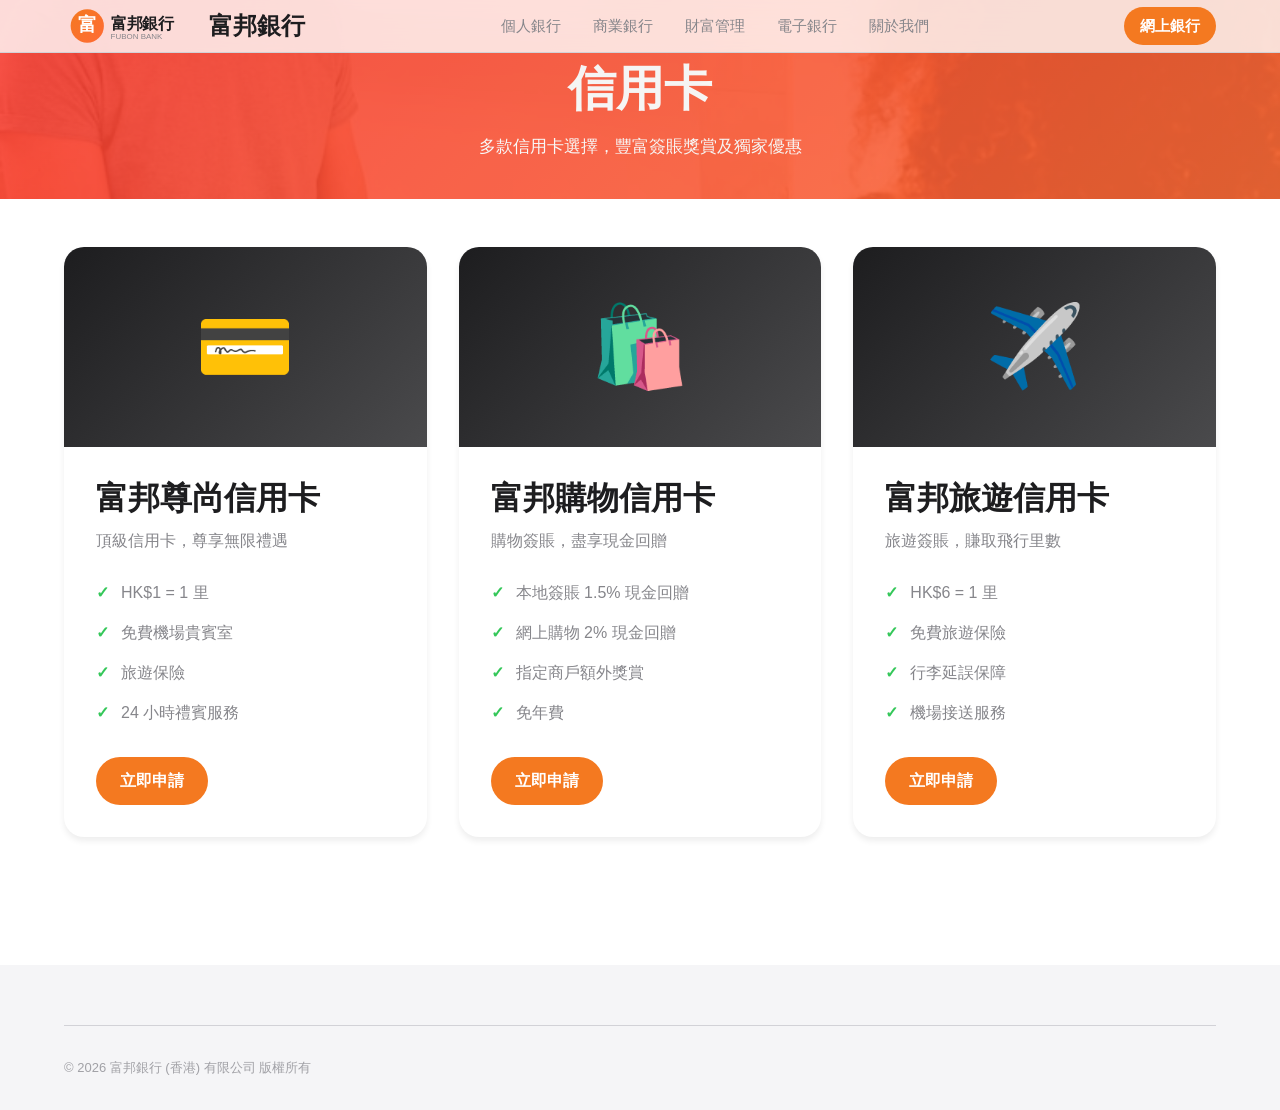
<file: pages/personal/cards/index.html>
<!DOCTYPE html>
<html lang="zh-HK">
<head>
  <meta charset="UTF-8">
  <meta name="viewport" content="width=device-width, initial-scale=1.0">
  <title>信用卡 | 富邦銀行</title>
  <link rel="stylesheet" href="../../../css/main.css">
  <style>
    .page-header { position: relative; padding: var(--spacing-15) 0 var(--spacing-10); background: linear-gradient(135deg, #FF3B30 0%, #FF6B35 100%); color: var(--white); text-align: center; overflow: hidden; }
    .page-header-bg { position: absolute; inset: 0; opacity: 0.15; }
    .page-header-bg img { width: 100%; height: 100%; object-fit: cover; }
    .card-grid { display: grid; grid-template-columns: repeat(3, 1fr); gap: var(--spacing-8); padding: var(--spacing-12) 0; }
    .card-product { background: var(--white); border-radius: var(--radius-2xl); overflow: hidden; box-shadow: var(--shadow-md); transition: all var(--transition-normal); }
    .card-product:hover { transform: translateY(-8px); box-shadow: var(--shadow-xl); }
    .card-image { height: 200px; background: linear-gradient(135deg, #1D1D1F 0%, #4A4A4C 100%); display: flex; align-items: center; justify-content: center; font-size: 80px; }
    .card-content { padding: var(--spacing-8); }
    .card-name { font-size: var(--font-title-3); font-weight: var(--font-weight-bold); margin-bottom: var(--spacing-3); }
    .card-desc { font-size: var(--font-callout); color: var(--gray-primary); margin-bottom: var(--spacing-5); }
    .card-features { list-style: none; margin-bottom: var(--spacing-6); }
    .card-features li { padding: var(--spacing-2) 0; font-size: var(--font-callout); color: var(--gray-primary); display: flex; align-items: center; gap: var(--spacing-3); }
    .card-features li::before { content: "✓"; color: var(--success); font-weight: bold; }
    @media (max-width: 1023px) { .card-grid { grid-template-columns: repeat(2, 1fr); } }
    @media (max-width: 734px) { .card-grid { grid-template-columns: 1fr; } }
  </style>
</head>
<body>
  <nav class="navbar">
    <div class="navbar-content">
      <a href="../../../../" class="navbar-logo">
        <img src="../../../../images/logo/fubon-logo.svg" alt="富邦銀行" height="40">
        <span>富邦銀行</span>
      </a>
      <div class="navbar-menu">
        <a href="../../../" class="navbar-link" class="navbar-link active">個人銀行</a>
        <a href="../../commercial/" class="navbar-link">商業銀行</a>
        <a href="../../wealth/" class="navbar-link">財富管理</a>
        <a href="../../ebanking/" class="navbar-link">電子銀行</a>
        <a href="../../about/" class="navbar-link">關於我們</a>
      </div>
      <div class="navbar-actions">
        <a href="#" class="btn btn-primary btn-small">網上銀行</a>
        <button class="navbar-toggle"><span></span><span></span><span></span></button>
      </div>
    </div>
  </nav>

  <header class="page-header">
    <div class="page-header-bg">
      <img src="../../../../images/products/credit-card.jpg" alt="信用卡" loading="lazy">
    </div>
    <div class="container">
      <h1 class="page-title">信用卡</h1>
      <p class="page-subtitle">多款信用卡選擇，豐富簽賬獎賞及獨家優惠</p>
    </div>
  </header>

  <section class="section">
    <div class="container">
      <div class="card-grid">
        <div class="card-product">
          <div class="card-image">💳</div>
          <div class="card-content">
            <h3 class="card-name">富邦尊尚信用卡</h3>
            <p class="card-desc">頂級信用卡，尊享無限禮遇</p>
            <ul class="card-features">
              <li>HK$1 = 1 里</li>
              <li>免費機場貴賓室</li>
              <li>旅遊保險</li>
              <li>24 小時禮賓服務</li>
            </ul>
            <a href="#" class="btn btn-primary">立即申請</a>
          </div>
        </div>
        <div class="card-product">
          <div class="card-image">🛍️</div>
          <div class="card-content">
            <h3 class="card-name">富邦購物信用卡</h3>
            <p class="card-desc">購物簽賬，盡享現金回贈</p>
            <ul class="card-features">
              <li>本地簽賬 1.5% 現金回贈</li>
              <li>網上購物 2% 現金回贈</li>
              <li>指定商戶額外獎賞</li>
              <li>免年費</li>
            </ul>
            <a href="#" class="btn btn-primary">立即申請</a>
          </div>
        </div>
        <div class="card-product">
          <div class="card-image">✈️</div>
          <div class="card-content">
            <h3 class="card-name">富邦旅遊信用卡</h3>
            <p class="card-desc">旅遊簽賬，賺取飛行里數</p>
            <ul class="card-features">
              <li>HK$6 = 1 里</li>
              <li>免費旅遊保險</li>
              <li>行李延誤保障</li>
              <li>機場接送服務</li>
            </ul>
            <a href="#" class="btn btn-primary">立即申請</a>
          </div>
        </div>
      </div>
    </div>
  </section>

  <footer class="footer">
    <div class="container">
      <div class="footer-bottom">
        <p class="footer-copyright">© 2026 富邦銀行 (香港) 有限公司 版權所有</p>
      </div>
    </div>
  </footer>
  <script src="../../../../js/main.js"></script>
</body>
</html>
</file>
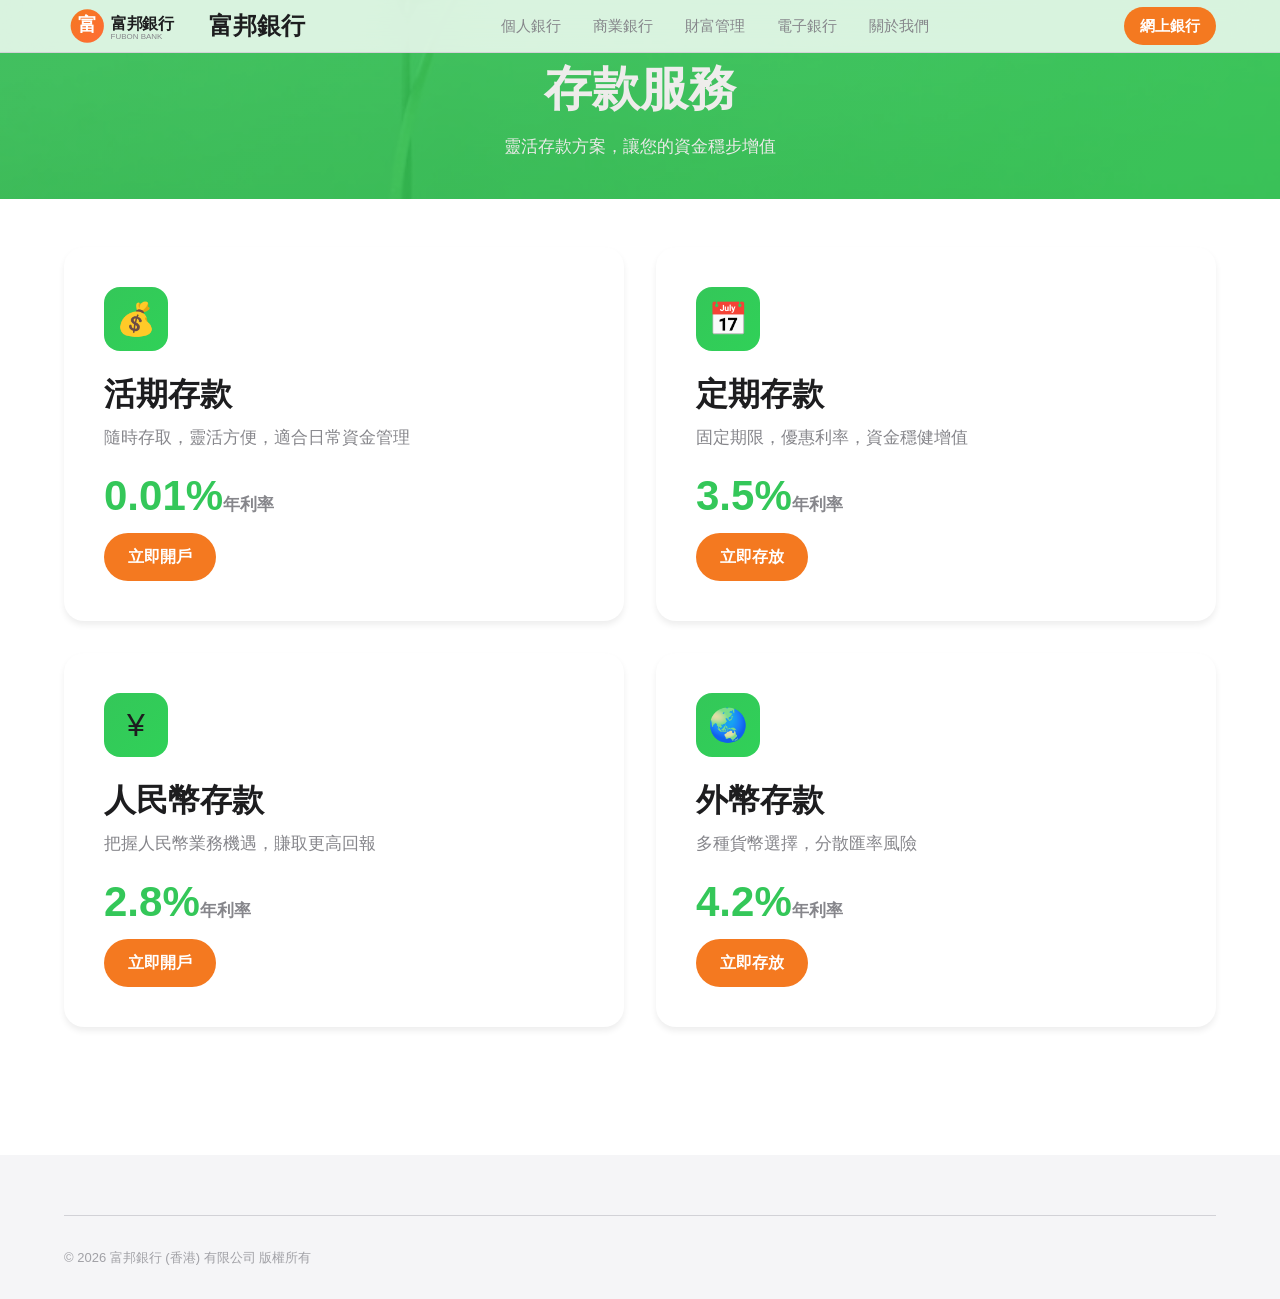
<file: pages/personal/deposits/index.html>
<!DOCTYPE html>
<html lang="zh-HK">
<head>
  <meta charset="UTF-8">
  <meta name="viewport" content="width=device-width, initial-scale=1.0">
  <title>存款服務 | 富邦銀行</title>
  <link rel="stylesheet" href="../../../css/main.css">
  <style>
    .page-header { position: relative; padding: var(--spacing-15) 0 var(--spacing-10); background: linear-gradient(135deg, #34C759 0%, #30D158 100%); color: var(--white); text-align: center; overflow: hidden; }
    .page-header-bg { position: absolute; inset: 0; opacity: 0.15; }
    .page-header-bg img { width: 100%; height: 100%; object-fit: cover; }
    .product-grid { display: grid; grid-template-columns: repeat(2, 1fr); gap: var(--spacing-8); padding: var(--spacing-12) 0; }
    .product-card { background: var(--white); border-radius: var(--radius-2xl); padding: var(--spacing-10); box-shadow: var(--shadow-md); }
    .product-icon { width: 64px; height: 64px; border-radius: var(--radius-xl); background: linear-gradient(135deg, #34C759 0%, #30D158 100%); display: flex; align-items: center; justify-content: center; font-size: 32px; margin-bottom: var(--spacing-6); }
    .product-title { font-size: var(--font-title-3); font-weight: var(--font-weight-bold); margin-bottom: var(--spacing-3); }
    .product-rate { font-size: 42px; font-weight: var(--font-weight-bold); color: var(--success); line-height: 1; margin: var(--spacing-4) 0; }
    .product-rate span { font-size: var(--font-body); color: var(--gray-primary); }
    @media (max-width: 734px) { .product-grid { grid-template-columns: 1fr; } }
  </style>
</head>
<body>
  <nav class="navbar">
    <div class="navbar-content">
      <a href="../../../../" class="navbar-logo">
        <img src="../../../../images/logo/fubon-logo.svg" alt="富邦銀行" height="40">
        <span>富邦銀行</span>
      </a>
      <div class="navbar-menu">
        <a href="../../../" class="navbar-link" class="navbar-link active">個人銀行</a>
        <a href="../../commercial/" class="navbar-link">商業銀行</a>
        <a href="../../wealth/" class="navbar-link">財富管理</a>
        <a href="../../ebanking/" class="navbar-link">電子銀行</a>
        <a href="../../about/" class="navbar-link">關於我們</a>
      </div>
      <div class="navbar-actions">
        <a href="#" class="btn btn-primary btn-small">網上銀行</a>
        <button class="navbar-toggle"><span></span><span></span><span></span></button>
      </div>
    </div>
  </nav>

  <header class="page-header">
    <div class="page-header-bg">
      <img src="../../../../images/products/savings.jpg" alt="存款服務" loading="lazy">
    </div>
    <div class="container">
      <h1 class="page-title">存款服務</h1>
      <p class="page-subtitle">靈活存款方案，讓您的資金穩步增值</p>
    </div>
  </header>

  <section class="section">
    <div class="container">
      <div class="product-grid">
        <div class="product-card">
          <div class="product-icon">💰</div>
          <h2 class="product-title">活期存款</h2>
          <p style="color:var(--gray-primary);margin-bottom:var(--spacing-6)">隨時存取，靈活方便，適合日常資金管理</p>
          <div class="product-rate">0.01%<span>年利率</span></div>
          <a href="#" class="btn btn-primary">立即開戶</a>
        </div>
        <div class="product-card">
          <div class="product-icon">📅</div>
          <h2 class="product-title">定期存款</h2>
          <p style="color:var(--gray-primary);margin-bottom:var(--spacing-6)">固定期限，優惠利率，資金穩健增值</p>
          <div class="product-rate">3.5%<span>年利率</span></div>
          <a href="#" class="btn btn-primary">立即存放</a>
        </div>
        <div class="product-card">
          <div class="product-icon">¥</div>
          <h2 class="product-title">人民幣存款</h2>
          <p style="color:var(--gray-primary);margin-bottom:var(--spacing-6">把握人民幣業務機遇，賺取更高回報</p>
          <div class="product-rate">2.8%<span>年利率</span></div>
          <a href="#" class="btn btn-primary">立即開戶</a>
        </div>
        <div class="product-card">
          <div class="product-icon">🌏</div>
          <h2 class="product-title">外幣存款</h2>
          <p style="color:var(--gray-primary);margin-bottom:var(--spacing-6">多種貨幣選擇，分散匯率風險</p>
          <div class="product-rate">4.2%<span>年利率</span></div>
          <a href="#" class="btn btn-primary">立即存放</a>
        </div>
      </div>
    </div>
  </section>

  <footer class="footer">
    <div class="container">
      <div class="footer-bottom">
        <p class="footer-copyright">© 2026 富邦銀行 (香港) 有限公司 版權所有</p>
      </div>
    </div>
  </footer>
  <script src="../../../../js/main.js"></script>
</body>
</html>
</file>
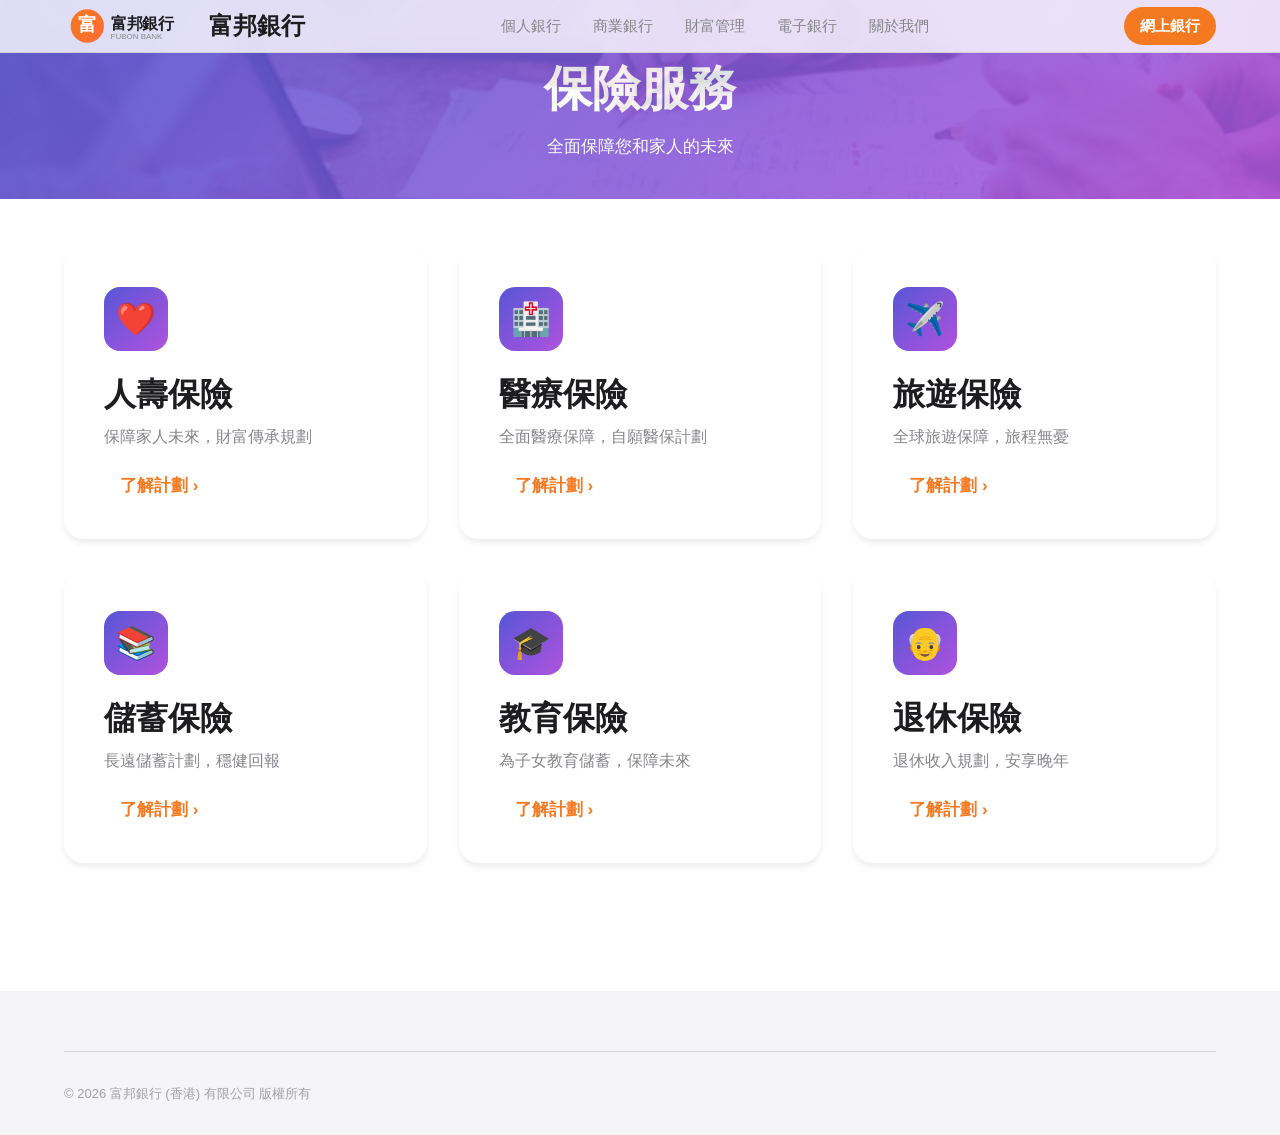
<file: pages/personal/insurance/index.html>
<!DOCTYPE html>
<html lang="zh-HK">
<head>
  <meta charset="UTF-8">
  <meta name="viewport" content="width=device-width, initial-scale=1.0">
  <title>保險服務 | 富邦銀行</title>
  <link rel="stylesheet" href="../../../css/main.css">
  <style>
    .page-header { position: relative; padding: var(--spacing-15) 0 var(--spacing-10); background: linear-gradient(135deg, #5856D6 0%, #AF52DE 100%); color: var(--white); text-align: center; overflow: hidden; }
    .page-header-bg { position: absolute; inset: 0; opacity: 0.15; }
    .page-header-bg img { width: 100%; height: 100%; object-fit: cover; }
    .insurance-grid { display: grid; grid-template-columns: repeat(3, 1fr); gap: var(--spacing-8); padding: var(--spacing-12) 0; }
    .insurance-card { background: var(--white); border-radius: var(--radius-2xl); padding: var(--spacing-10); box-shadow: var(--shadow-md); transition: all var(--transition-normal); }
    .insurance-card:hover { transform: translateY(-4px); box-shadow: var(--shadow-xl); }
    .insurance-icon { width: 64px; height: 64px; border-radius: var(--radius-xl); background: linear-gradient(135deg, #5856D6 0%, #AF52DE 100%); display: flex; align-items: center; justify-content: center; font-size: 32px; margin-bottom: var(--spacing-6); }
    .insurance-title { font-size: var(--font-title-3); font-weight: var(--font-weight-bold); margin-bottom: var(--spacing-3); }
    .insurance-desc { font-size: var(--font-callout); color: var(--gray-primary); margin-bottom: var(--spacing-6); }
    @media (max-width: 1023px) { .insurance-grid { grid-template-columns: repeat(2, 1fr); } }
    @media (max-width: 734px) { .insurance-grid { grid-template-columns: 1fr; } }
  </style>
</head>
<body>
  <nav class="navbar">
    <div class="navbar-content">
      <a href="../../../../" class="navbar-logo">
        <img src="../../../../images/logo/fubon-logo.svg" alt="富邦銀行" height="40">
        <span>富邦銀行</span>
      </a>
      <div class="navbar-menu">
        <a href="../../../" class="navbar-link" class="navbar-link active">個人銀行</a>
        <a href="../../commercial/" class="navbar-link">商業銀行</a>
        <a href="../../wealth/" class="navbar-link">財富管理</a>
        <a href="../../ebanking/" class="navbar-link">電子銀行</a>
        <a href="../../about/" class="navbar-link">關於我們</a>
      </div>
      <div class="navbar-actions">
        <a href="#" class="btn btn-primary btn-small">網上銀行</a>
        <button class="navbar-toggle"><span></span><span></span><span></span></button>
      </div>
    </div>
  </nav>

  <header class="page-header">
    <div class="page-header-bg">
      <img src="../../../../images/products/insurance.jpg" alt="保險服務" loading="lazy">
    </div>
    <div class="container">
      <h1 class="page-title">保險服務</h1>
      <p class="page-subtitle">全面保障您和家人的未來</p>
    </div>
  </header>

  <section class="section">
    <div class="container">
      <div class="insurance-grid">
        <div class="insurance-card">
          <div class="insurance-icon">❤️</div>
          <h3 class="insurance-title">人壽保險</h3>
          <p class="insurance-desc">保障家人未來，財富傳承規劃</p>
          <a href="#" class="btn-link">了解計劃 ›</a>
        </div>
        <div class="insurance-card">
          <div class="insurance-icon">🏥</div>
          <h3 class="insurance-title">醫療保險</h3>
          <p class="insurance-desc">全面醫療保障，自願醫保計劃</p>
          <a href="#" class="btn-link">了解計劃 ›</a>
        </div>
        <div class="insurance-card">
          <div class="insurance-icon">✈️</div>
          <h3 class="insurance-title">旅遊保險</h3>
          <p class="insurance-desc">全球旅遊保障，旅程無憂</p>
          <a href="#" class="btn-link">了解計劃 ›</a>
        </div>
        <div class="insurance-card">
          <div class="insurance-icon">📚</div>
          <h3 class="insurance-title">儲蓄保險</h3>
          <p class="insurance-desc">長遠儲蓄計劃，穩健回報</p>
          <a href="#" class="btn-link">了解計劃 ›</a>
        </div>
        <div class="insurance-card">
          <div class="insurance-icon">🎓</div>
          <h3 class="insurance-title">教育保險</h3>
          <p class="insurance-desc">為子女教育儲蓄，保障未來</p>
          <a href="#" class="btn-link">了解計劃 ›</a>
        </div>
        <div class="insurance-card">
          <div class="insurance-icon">👴</div>
          <h3 class="insurance-title">退休保險</h3>
          <p class="insurance-desc">退休收入規劃，安享晚年</p>
          <a href="#" class="btn-link">了解計劃 ›</a>
        </div>
      </div>
    </div>
  </section>

  <footer class="footer">
    <div class="container">
      <div class="footer-bottom">
        <p class="footer-copyright">© 2026 富邦銀行 (香港) 有限公司 版權所有</p>
      </div>
    </div>
  </footer>
  <script src="../../../../js/main.js"></script>
</body>
</html>
</file>
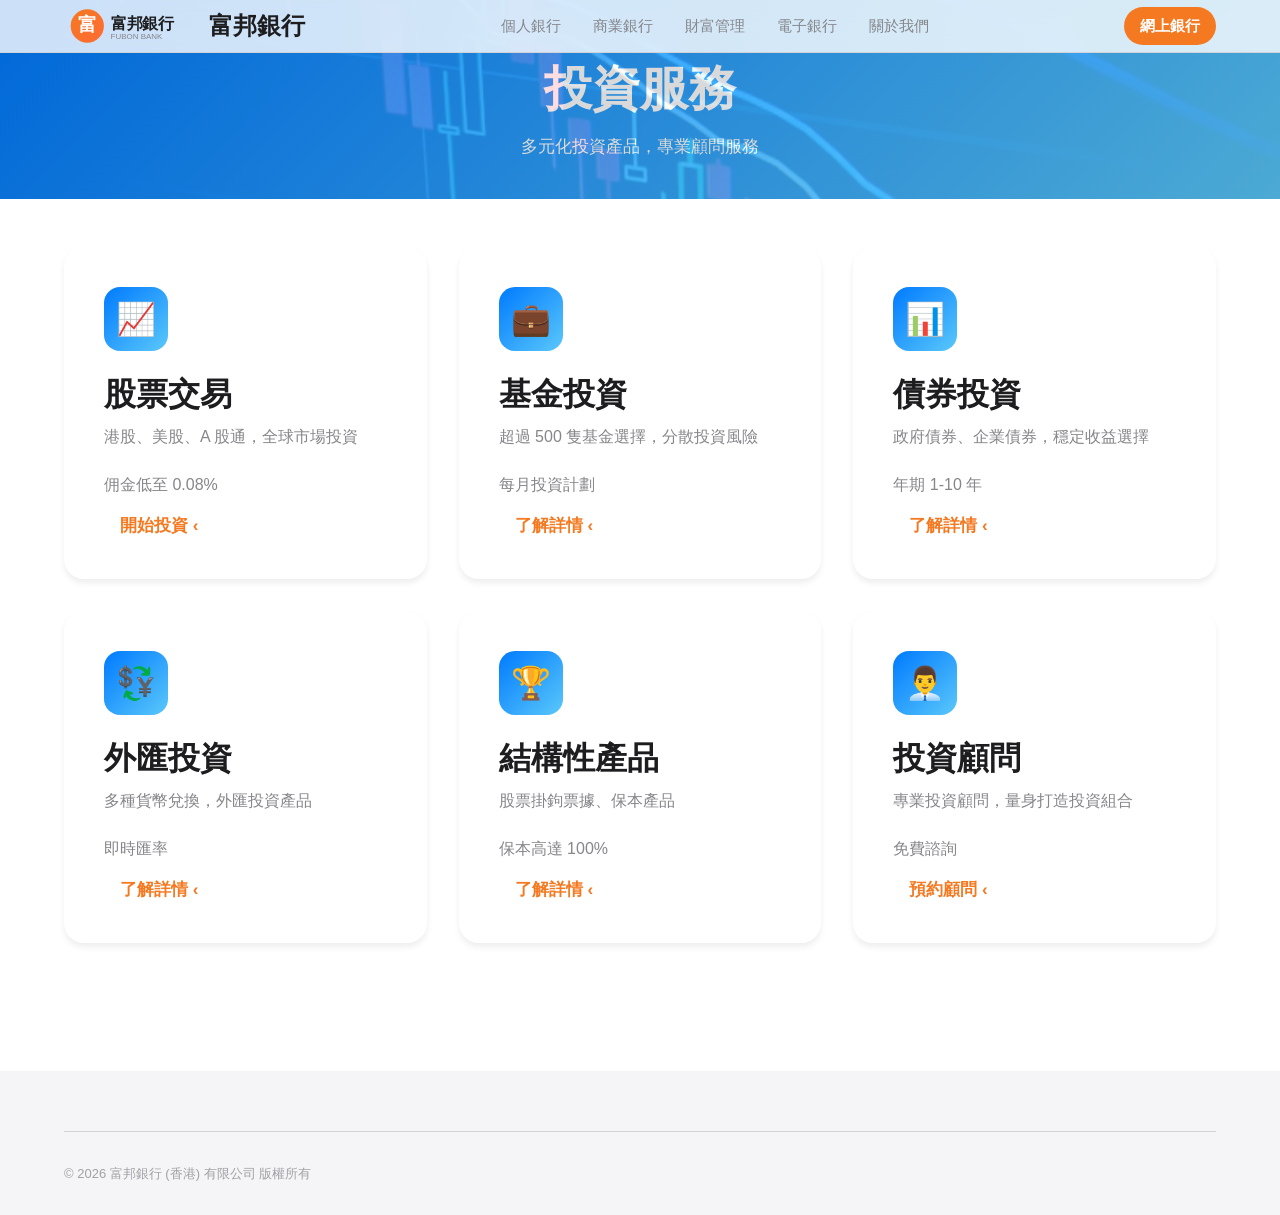
<file: pages/personal/investments/index.html>
<!DOCTYPE html>
<html lang="zh-HK">
<head>
  <meta charset="UTF-8">
  <meta name="viewport" content="width=device-width, initial-scale=1.0">
  <title>投資服務 | 富邦銀行</title>
  <link rel="stylesheet" href="../../../css/main.css">
  <style>
    .page-header { position: relative; padding: var(--spacing-15) 0 var(--spacing-10); background: linear-gradient(135deg, #007AFF 0%, #5AC8FA 100%); color: var(--white); text-align: center; overflow: hidden; }
    .page-header-bg { position: absolute; inset: 0; opacity: 0.15; }
    .page-header-bg img { width: 100%; height: 100%; object-fit: cover; }
    .service-grid { display: grid; grid-template-columns: repeat(3, 1fr); gap: var(--spacing-8); padding: var(--spacing-12) 0; }
    .service-card { background: var(--white); border-radius: var(--radius-2xl); padding: var(--spacing-10); box-shadow: var(--shadow-md); transition: all var(--transition-normal); }
    .service-card:hover { transform: translateY(-4px); box-shadow: var(--shadow-xl); }
    .service-icon { width: 64px; height: 64px; border-radius: var(--radius-xl); background: linear-gradient(135deg, #007AFF 0%, #5AC8FA 100%); display: flex; align-items: center; justify-content: center; font-size: 32px; margin-bottom: var(--spacing-6); }
    .service-title { font-size: var(--font-title-3); font-weight: var(--font-weight-bold); margin-bottom: var(--spacing-3); }
    .service-desc { font-size: var(--font-callout); color: var(--gray-primary); margin-bottom: var(--spacing-6); }
    @media (max-width: 1023px) { .service-grid { grid-template-columns: repeat(2, 1fr); } }
    @media (max-width: 734px) { .service-grid { grid-template-columns: 1fr; } }
  </style>
</head>
<body>
  <nav class="navbar">
    <div class="navbar-content">
      <a href="../../../../" class="navbar-logo">
        <img src="../../../../images/logo/fubon-logo.svg" alt="富邦銀行" height="40">
        <span>富邦銀行</span>
      </a>
      <div class="navbar-menu">
        <a href="../../../" class="navbar-link" class="navbar-link active">個人銀行</a>
        <a href="../../commercial/" class="navbar-link">商業銀行</a>
        <a href="../../wealth/" class="navbar-link">財富管理</a>
        <a href="../../ebanking/" class="navbar-link">電子銀行</a>
        <a href="../../about/" class="navbar-link">關於我們</a>
      </div>
      <div class="navbar-actions">
        <a href="#" class="btn btn-primary btn-small">網上銀行</a>
        <button class="navbar-toggle"><span></span><span></span><span></span></button>
      </div>
    </div>
  </nav>

  <header class="page-header">
    <div class="page-header-bg">
      <img src="../../../../images/products/investment.jpg" alt="投資服務" loading="lazy">
    </div>
    <div class="container">
      <h1 class="page-title">投資服務</h1>
      <p class="page-subtitle">多元化投資產品，專業顧問服務</p>
    </div>
  </header>

  <section class="section">
    <div class="container">
      <div class="service-grid">
        <div class="service-card">
          <div class="service-icon">📈</div>
          <h3 class="service-title">股票交易</h3>
          <p class="service-desc">港股、美股、A 股通，全球市場投資</p>
          <p style="font-size:var(--font-callout);color:var(--gray-primary);margin:var(--spacing-4) 0">佣金低至 0.08%</p>
          <a href="#" class="btn-link">開始投資 ‹</a>
        </div>
        <div class="service-card">
          <div class="service-icon">💼</div>
          <h3 class="service-title">基金投資</h3>
          <p class="service-desc">超過 500 隻基金選擇，分散投資風險</p>
          <p style="font-size:var(--font-callout);color:var(--gray-primary);margin:var(--spacing-4) 0">每月投資計劃</p>
          <a href="#" class="btn-link">了解詳情 ‹</a>
        </div>
        <div class="service-card">
          <div class="service-icon">📊</div>
          <h3 class="service-title">債券投資</h3>
          <p class="service-desc">政府債券、企業債券，穩定收益選擇</p>
          <p style="font-size:var(--font-callout);color:var(--gray-primary);margin:var(--spacing-4) 0">年期 1-10 年</p>
          <a href="#" class="btn-link">了解詳情 ‹</a>
        </div>
        <div class="service-card">
          <div class="service-icon">💱</div>
          <h3 class="service-title">外匯投資</h3>
          <p class="service-desc">多種貨幣兌換，外匯投資產品</p>
          <p style="font-size:var(--font-callout);color:var(--gray-primary);margin:var(--spacing-4) 0">即時匯率</p>
          <a href="#" class="btn-link">了解詳情 ‹</a>
        </div>
        <div class="service-card">
          <div class="service-icon">🏆</div>
          <h3 class="service-title">結構性產品</h3>
          <p class="service-desc">股票掛鉤票據、保本產品</p>
          <p style="font-size:var(--font-callout);color:var(--gray-primary);margin:var(--spacing-4) 0">保本高達 100%</p>
          <a href="#" class="btn-link">了解詳情 ‹</a>
        </div>
        <div class="service-card">
          <div class="service-icon">👨‍💼</div>
          <h3 class="service-title">投資顧問</h3>
          <p class="service-desc">專業投資顧問，量身打造投資組合</p>
          <p style="font-size:var(--font-callout);color:var(--gray-primary);margin:var(--spacing-4) 0">免費諮詢</p>
          <a href="#" class="btn-link">預約顧問 ‹</a>
        </div>
      </div>
    </div>
  </section>

  <footer class="footer">
    <div class="container">
      <div class="footer-bottom">
        <p class="footer-copyright">© 2026 富邦銀行 (香港) 有限公司 版權所有</p>
      </div>
    </div>
  </footer>
  <script src="../../../../js/main.js"></script>
</body>
</html>
</file>
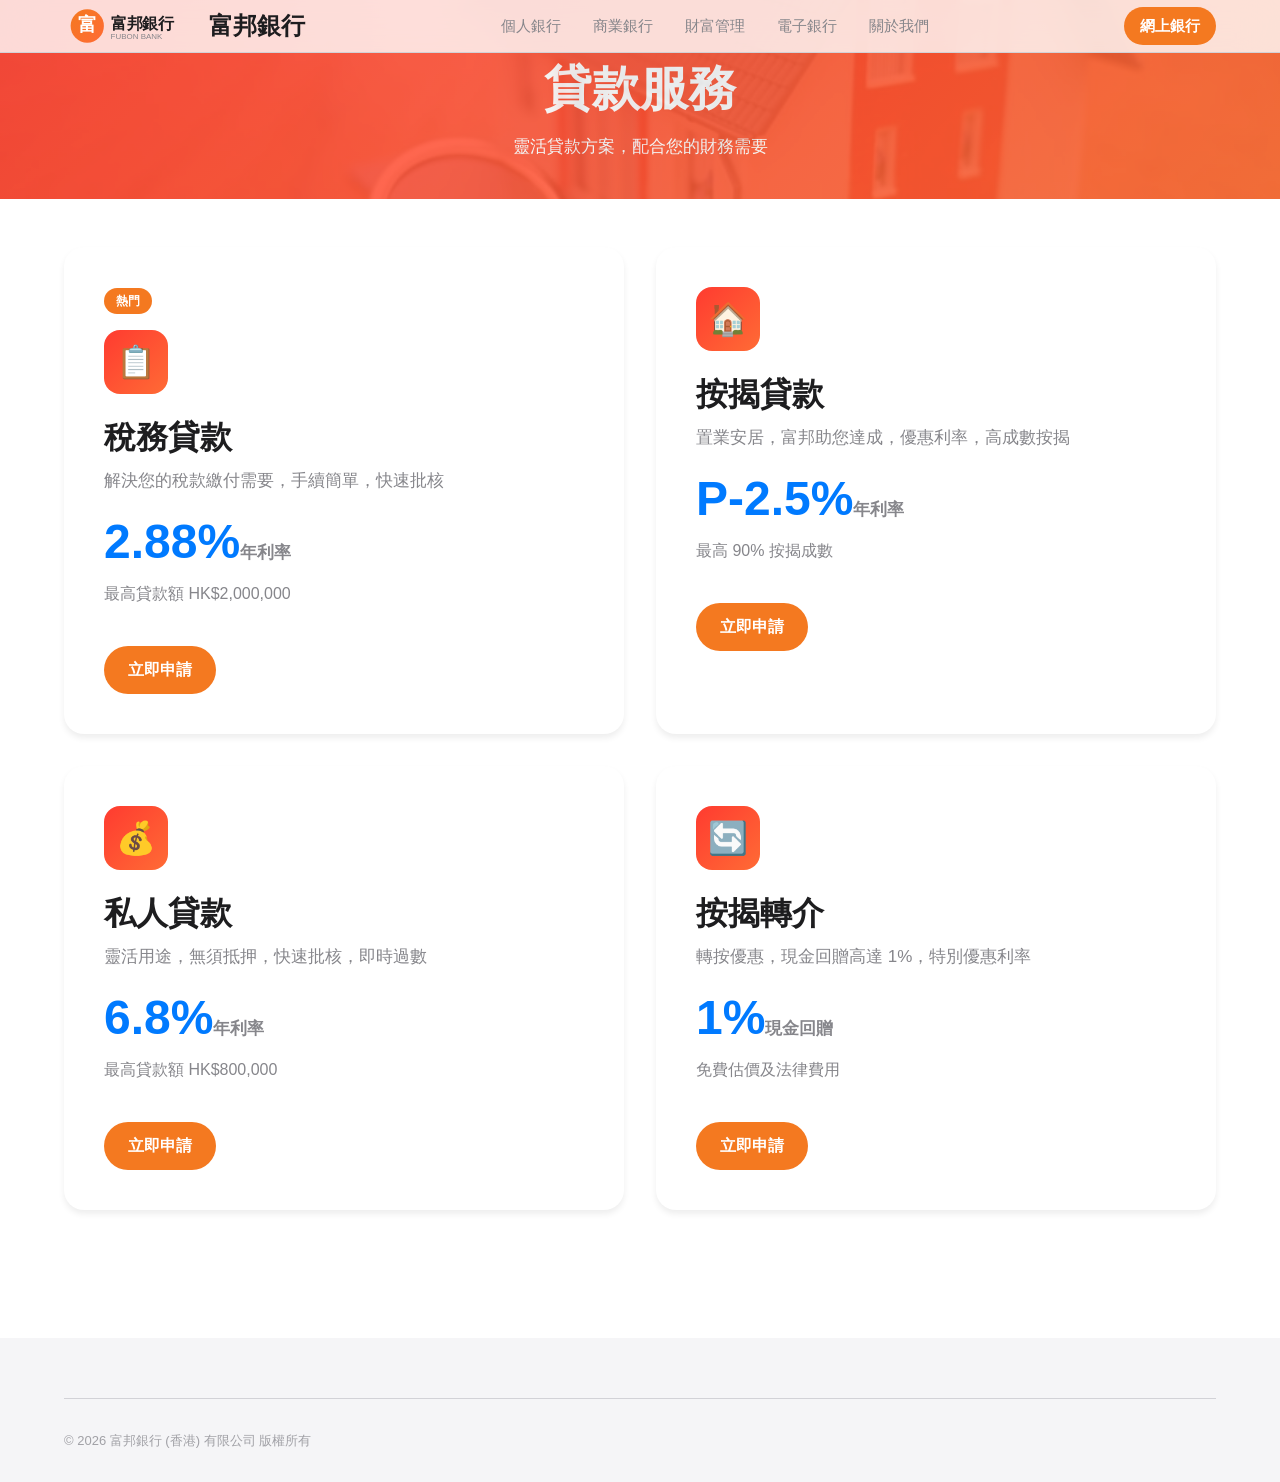
<file: pages/personal/loans/index.html>
<!DOCTYPE html>
<html lang="zh-HK">
<head>
  <meta charset="UTF-8">
  <meta name="viewport" content="width=device-width, initial-scale=1.0">
  <title>貸款服務 | 富邦銀行</title>
  <link rel="stylesheet" href="../../../css/main.css">
  <style>
    .page-header { position: relative; padding: var(--spacing-15) 0 var(--spacing-10); background: linear-gradient(135deg, #FF3B30 0%, #FF6B35 100%); color: var(--white); text-align: center; overflow: hidden; }
    .page-header-bg { position: absolute; inset: 0; opacity: 0.15; }
    .page-header-bg img { width: 100%; height: 100%; object-fit: cover; }
    .product-grid { display: grid; grid-template-columns: repeat(2, 1fr); gap: var(--spacing-8); padding: var(--spacing-12) 0; }
    .product-card { background: var(--white); border-radius: var(--radius-2xl); padding: var(--spacing-10); box-shadow: var(--shadow-md); }
    .product-icon { width: 64px; height: 64px; border-radius: var(--radius-xl); background: linear-gradient(135deg, #FF3B30 0%, #FF6B35 100%); display: flex; align-items: center; justify-content: center; font-size: 32px; margin-bottom: var(--spacing-6); }
    .product-title { font-size: var(--font-title-3); font-weight: var(--font-weight-bold); margin-bottom: var(--spacing-3); }
    .product-rate { font-size: 48px; font-weight: var(--font-weight-bold); color: var(--info); line-height: 1; margin: var(--spacing-4) 0; }
    .product-rate span { font-size: var(--font-body); color: var(--gray-primary); }
    .product-badge { display: inline-block; background: var(--fubon-orange); color: var(--white); padding: 4px 12px; border-radius: var(--radius-full); font-size: 12px; font-weight: 600; margin-bottom: var(--spacing-4); }
    @media (max-width: 734px) { .product-grid { grid-template-columns: 1fr; } }
  </style>
</head>
<body>
  <nav class="navbar">
    <div class="navbar-content">
      <a href="../../../../" class="navbar-logo">
        <img src="../../../../images/logo/fubon-logo.svg" alt="富邦銀行" height="40">
        <span>富邦銀行</span>
      </a>
      <div class="navbar-menu">
        <a href="../../../" class="navbar-link" class="navbar-link active">個人銀行</a>
        <a href="../../commercial/" class="navbar-link">商業銀行</a>
        <a href="../../wealth/" class="navbar-link">財富管理</a>
        <a href="../../ebanking/" class="navbar-link">電子銀行</a>
        <a href="../../about/" class="navbar-link">關於我們</a>
      </div>
      <div class="navbar-actions">
        <a href="#" class="btn btn-primary btn-small">網上銀行</a>
        <button class="navbar-toggle"><span></span><span></span><span></span></button>
      </div>
    </div>
  </nav>

  <header class="page-header">
    <div class="page-header-bg">
      <img src="../../../../images/products/mortgage.jpg" alt="貸款服務" loading="lazy">
    </div>
    <div class="container">
      <h1 class="page-title">貸款服務</h1>
      <p class="page-subtitle">靈活貸款方案，配合您的財務需要</p>
    </div>
  </header>

  <section class="section">
    <div class="container">
      <div class="product-grid">
        <div class="product-card">
          <span class="product-badge">熱門</span>
          <div class="product-icon">📋</div>
          <h2 class="product-title">稅務貸款</h2>
          <p style="color:var(--gray-primary);margin-bottom:var(--spacing-6)">解決您的稅款繳付需要，手續簡單，快速批核</p>
          <div class="product-rate">2.88%<span>年利率</span></div>
          <p style="font-size:var(--font-callout);color:var(--gray-primary);margin:var(--spacing-4) 0">最高貸款額 HK$2,000,000</p>
          <a href="#" class="btn btn-primary" style="margin-top:var(--spacing-6)">立即申請</a>
        </div>
        <div class="product-card">
          <div class="product-icon">🏠</div>
          <h2 class="product-title">按揭貸款</h2>
          <p style="color:var(--gray-primary);margin-bottom:var(--spacing-6)">置業安居，富邦助您達成，優惠利率，高成數按揭</p>
          <div class="product-rate">P-2.5%<span>年利率</span></div>
          <p style="font-size:var(--font-callout);color:var(--gray-primary);margin:var(--spacing-4) 0">最高 90% 按揭成數</p>
          <a href="#" class="btn btn-primary" style="margin-top:var(--spacing-6)">立即申請</a>
        </div>
        <div class="product-card">
          <div class="product-icon">💰</div>
          <h2 class="product-title">私人貸款</h2>
          <p style="color:var(--gray-primary);margin-bottom:var(--spacing-6)">靈活用途，無須抵押，快速批核，即時過數</p>
          <div class="product-rate">6.8%<span>年利率</span></div>
          <p style="font-size:var(--font-callout);color:var(--gray-primary);margin:var(--spacing-4) 0">最高貸款額 HK$800,000</p>
          <a href="#" class="btn btn-primary" style="margin-top:var(--spacing-6)">立即申請</a>
        </div>
        <div class="product-card">
          <div class="product-icon">🔄</div>
          <h2 class="product-title">按揭轉介</h2>
          <p style="color:var(--gray-primary);margin-bottom:var(--spacing-6)">轉按優惠，現金回贈高達 1%，特別優惠利率</p>
          <div class="product-rate">1%<span>現金回贈</span></div>
          <p style="font-size:var(--font-callout);color:var(--gray-primary);margin:var(--spacing-4) 0">免費估價及法律費用</p>
          <a href="#" class="btn btn-primary" style="margin-top:var(--spacing-6)">立即申請</a>
        </div>
      </div>
    </div>
  </section>

  <footer class="footer">
    <div class="container">
      <div class="footer-bottom">
        <p class="footer-copyright">© 2026 富邦銀行 (香港) 有限公司 版權所有</p>
      </div>
    </div>
  </footer>
  <script src="../../../../js/main.js"></script>
</body>
</html>
</file>
<file: css/main.css>
/* 
 * Fubon Bank Design System
 * Apple-Style Design Language
 * Version: 1.0.0
 */

:root {
  /* 品牌色彩 */
  --fubon-orange: #F47920;
  --fubon-orange-dark: #D66415;
  --fubon-orange-light: #FF8F47;
  
  /* Apple 風格色彩 */
  --black: #1D1D1F;
  --white: #FFFFFF;
  
  /* 灰色系 */
  --gray-primary: #86868B;
  --gray-secondary: #A1A1A6;
  --gray-tertiary: #D2D2D7;
  --gray-quaternary: #F5F5F7;
  --gray-light: #FBFBFD;
  
  /* 語義色彩 */
  --success: #34C759;
  --warning: #FF9500;
  --error: #FF3B30;
  --info: #007AFF;
  
  /* 字體 */
  --font-sans: -apple-system, BlinkMacSystemFont, "SF Pro TC", "PingFang TC", "Helvetica Neue", "Noto Sans TC", sans-serif;
  
  /* 字體大小 */
  --font-display: 56px;
  --font-title-1: 48px;
  --font-title-2: 40px;
  --font-title-3: 32px;
  --font-headline: 24px;
  --font-body: 17px;
  --font-callout: 16px;
  --font-subhead: 15px;
  --font-footnote: 13px;
  --font-caption-1: 12px;
  --font-caption-2: 11px;
  
  /* 字重 */
  --font-weight-regular: 400;
  --font-weight-medium: 500;
  --font-weight-semibold: 600;
  --font-weight-bold: 700;
  
  /* 間距 */
  --spacing-1: 4px;
  --spacing-2: 8px;
  --spacing-3: 12px;
  --spacing-4: 16px;
  --spacing-5: 20px;
  --spacing-6: 24px;
  --spacing-8: 32px;
  --spacing-10: 40px;
  --spacing-12: 48px;
  --spacing-13: 52px;
  --spacing-14: 56px;
  --spacing-15: 60px;
  --spacing-16: 64px;
  --spacing-20: 80px;
  
  /* 圓角 */
  --radius-sm: 4px;
  --radius-md: 8px;
  --radius-lg: 12px;
  --radius-xl: 16px;
  --radius-2xl: 20px;
  --radius-3xl: 28px;
  --radius-full: 9999px;
  
  /* 陰影 */
  --shadow-sm: 0 1px 2px rgba(0, 0, 0, 0.05);
  --shadow-md: 0 4px 6px rgba(0, 0, 0, 0.07);
  --shadow-lg: 0 10px 15px rgba(0, 0, 0, 0.1);
  --shadow-xl: 0 20px 25px rgba(0, 0, 0, 0.15);
  --shadow-2xl: 0 25px 50px rgba(0, 0, 0, 0.25);
  
  /* 漸層 */
  --gradient-primary: linear-gradient(135deg, var(--fubon-orange) 0%, var(--fubon-orange-light) 100%);
  --gradient-dark: linear-gradient(135deg, var(--black) 0%, #2D2D2F 100%);
  --gradient-hero: linear-gradient(135deg, #1D1D1F 0%, #4A4A4C 100%);
  
  /* 過渡 */
  --transition-fast: 0.15s ease;
  --transition-normal: 0.3s ease;
  --transition-slow: 0.5s ease;
  
  /* 容器 */
  --container-max: 1200px;
  --container-narrow: 900px;
}

/* 基礎重置 */
*, *::before, *::after {
  box-sizing: border-box;
  margin: 0;
  padding: 0;
}

html {
  font-size: 16px;
  scroll-behavior: smooth;
  -webkit-font-smoothing: antialiased;
  -moz-osx-font-smoothing: grayscale;
}

body {
  font-family: var(--font-sans);
  font-size: var(--font-body);
  font-weight: var(--font-weight-regular);
  line-height: 1.5;
  color: var(--black);
  background-color: var(--white);
}

/* 容器 */
.container {
  max-width: var(--container-max);
  margin: 0 auto;
  padding: 0 var(--spacing-6);
}

.container-narrow {
  max-width: var(--container-narrow);
  margin: 0 auto;
  padding: 0 var(--spacing-6);
}

/* 標題 */
h1, h2, h3, h4, h5, h6 {
  font-weight: var(--font-weight-bold);
  line-height: 1.2;
  margin-bottom: var(--spacing-4);
}

h1 { font-size: var(--font-title-1); }
h2 { font-size: var(--font-title-2); }
h3 { font-size: var(--font-title-3); }
h4 { font-size: var(--font-headline); }

.section-title {
  font-size: var(--font-title-2);
  font-weight: var(--font-weight-bold);
  margin-bottom: var(--spacing-4);
}

.section-subtitle {
  font-size: var(--font-headline);
  color: var(--gray-primary);
  max-width: 680px;
  margin: 0 auto;
}

/* 按鈕 */
.btn {
  display: inline-flex;
  align-items: center;
  justify-content: center;
  padding: 12px 24px;
  border-radius: var(--radius-full);
  font-size: var(--font-callout);
  font-weight: var(--font-weight-semibold);
  text-decoration: none;
  transition: all var(--transition-fast);
  border: none;
  cursor: pointer;
  white-space: nowrap;
}

.btn-primary {
  background: var(--fubon-orange);
  color: var(--white);
}

.btn-primary:hover {
  background: var(--fubon-orange-dark);
  transform: scale(1.02);
}

.btn-secondary {
  background: var(--white);
  color: var(--fubon-orange);
  border: 2px solid var(--fubon-orange);
}

.btn-secondary:hover {
  background: var(--fubon-orange);
  color: var(--white);
}

.btn-light {
  background: var(--white);
  color: var(--black);
}

.btn-light:hover {
  background: var(--gray-quaternary);
}

.btn-link {
  background: transparent;
  color: var(--info);
  padding: 8px 16px;
}

.btn-link:hover {
  text-decoration: underline;
}

.btn-large {
  padding: 16px 32px;
  font-size: var(--font-body);
}

.btn-small {
  padding: 8px 16px;
  font-size: var(--font-subhead);
}

/* 連結 */
a {
  color: var(--info);
  text-decoration: none;
  transition: color var(--transition-fast);
}

a:hover {
  color: var(--fubon-orange);
}

.btn-link {
  color: var(--fubon-orange);
  font-weight: var(--font-weight-semibold);
}

/* 導航欄 */
.navbar {
  position: fixed;
  top: 0;
  left: 0;
  right: 0;
  z-index: 1000;
  background: rgba(255, 255, 255, 0.8);
  backdrop-filter: blur(20px);
  -webkit-backdrop-filter: blur(20px);
  border-bottom: 1px solid var(--gray-tertiary);
  transition: all var(--transition-normal);
}

.navbar.scrolled {
  background: rgba(255, 255, 255, 0.95);
  box-shadow: var(--shadow-md);
}

.navbar-content {
  max-width: var(--container-max);
  margin: 0 auto;
  padding: 0 var(--spacing-6);
  display: flex;
  align-items: center;
  justify-content: space-between;
  height: 52px;
}

.navbar-logo {
  display: flex;
  align-items: center;
  gap: var(--spacing-3);
  font-size: var(--font-headline);
  font-weight: var(--font-weight-bold);
  color: var(--black);
  text-decoration: none;
}

.navbar-logo img {
  height: 40px;
  width: auto;
}

.navbar-menu {
  display: flex;
  gap: var(--spacing-8);
}

.navbar-link {
  font-size: var(--font-subhead);
  color: var(--gray-primary);
  transition: color var(--transition-fast);
}

.navbar-link:hover {
  color: var(--black);
}

.navbar-link[style*="opacity:1"] {
  opacity: 1 !important;
  color: var(--fubon-orange) !important;
}

.navbar-actions {
  display: flex;
  align-items: center;
  gap: var(--spacing-4);
}

.navbar-toggle {
  display: none;
  flex-direction: column;
  gap: 4px;
  background: none;
  border: none;
  cursor: pointer;
  padding: var(--spacing-2);
}

.navbar-toggle span {
  width: 20px;
  height: 2px;
  background: var(--black);
  transition: all var(--transition-fast);
}

/* 頁尾 */
.footer {
  background: var(--gray-quaternary);
  padding: var(--spacing-15) 0 var(--spacing-8);
  margin-top: var(--spacing-20);
}

.footer-grid {
  display: grid;
  grid-template-columns: repeat(4, 1fr);
  gap: var(--spacing-10);
  margin-bottom: var(--spacing-12);
}

.footer-section h4 {
  font-size: var(--font-footnote);
  font-weight: var(--font-weight-semibold);
  color: var(--black);
  margin-bottom: var(--spacing-5);
  text-transform: uppercase;
  letter-spacing: 0.05em;
}

.footer-links {
  list-style: none;
}

.footer-links li {
  margin-bottom: var(--spacing-3);
}

.footer-links a {
  font-size: var(--font-subhead);
  color: var(--gray-primary);
  transition: color var(--transition-fast);
}

.footer-links a:hover {
  color: var(--black);
}

.footer-bottom {
  display: flex;
  justify-content: space-between;
  align-items: center;
  padding-top: var(--spacing-8);
  border-top: 1px solid var(--gray-tertiary);
}

.footer-copyright {
  font-size: var(--font-footnote);
  color: var(--gray-secondary);
}

.footer-social {
  display: flex;
  gap: var(--spacing-5);
}

.footer-social a {
  color: var(--gray-primary);
  transition: color var(--transition-fast);
}

.footer-social a:hover {
  color: var(--black);
}

/* 響應式 */
@media (max-width: 1023px) {
  .navbar-menu {
    display: none;
  }
  
  .navbar-toggle {
    display: flex;
  }
  
  .footer-grid {
    grid-template-columns: repeat(2, 1fr);
  }
}

@media (max-width: 734px) {
  .footer-grid {
    grid-template-columns: 1fr;
  }
  
  .footer-bottom {
    flex-direction: column;
    gap: var(--spacing-5);
    text-align: center;
  }
}

/* 工具類 */
.text-center { text-align: center; }
.text-left { text-align: left; }
.text-right { text-align: right; }

.mt-4 { margin-top: var(--spacing-4); }
.mt-8 { margin-top: var(--spacing-8); }
.mt-12 { margin-top: var(--spacing-12); }

.mb-4 { margin-bottom: var(--spacing-4); }
.mb-8 { margin-bottom: var(--spacing-8); }
.mb-12 { margin-bottom: var(--spacing-12); }

.hidden { display: none; }
.visible { display: block; }
</file>
